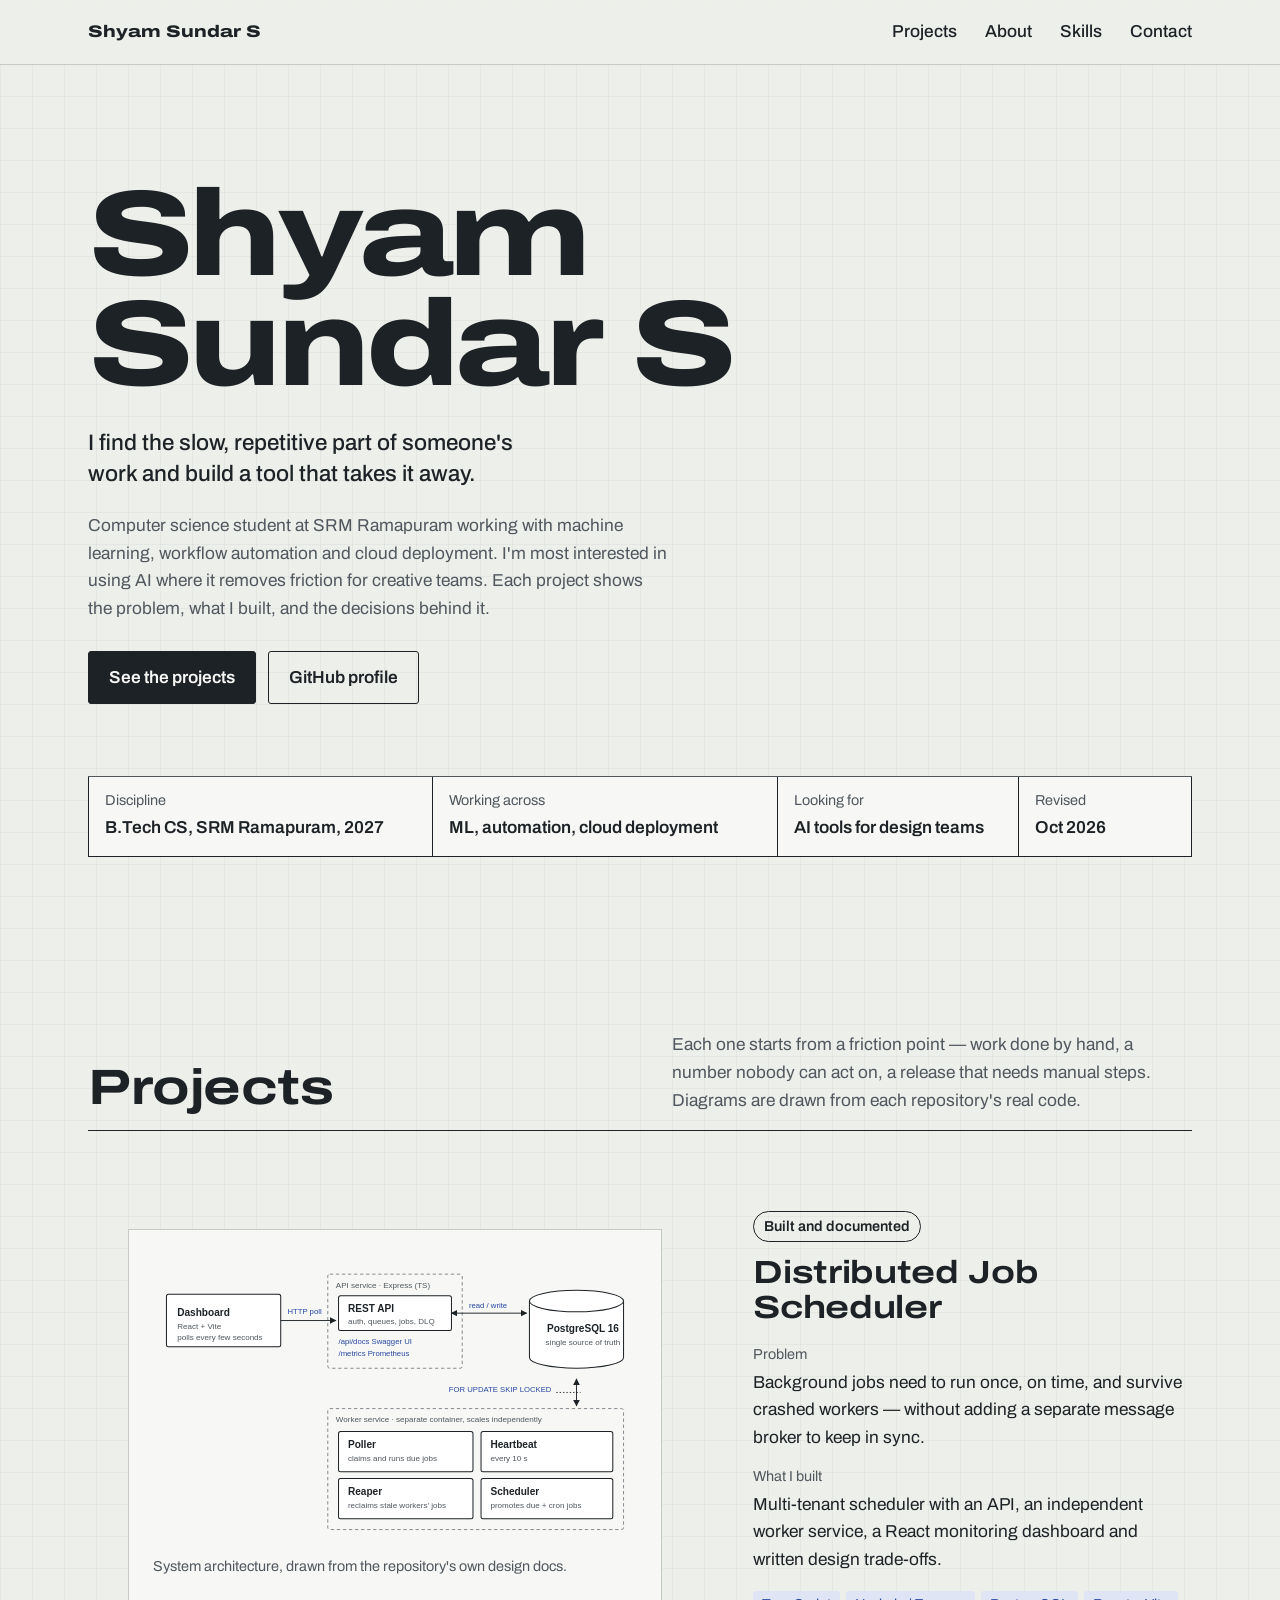
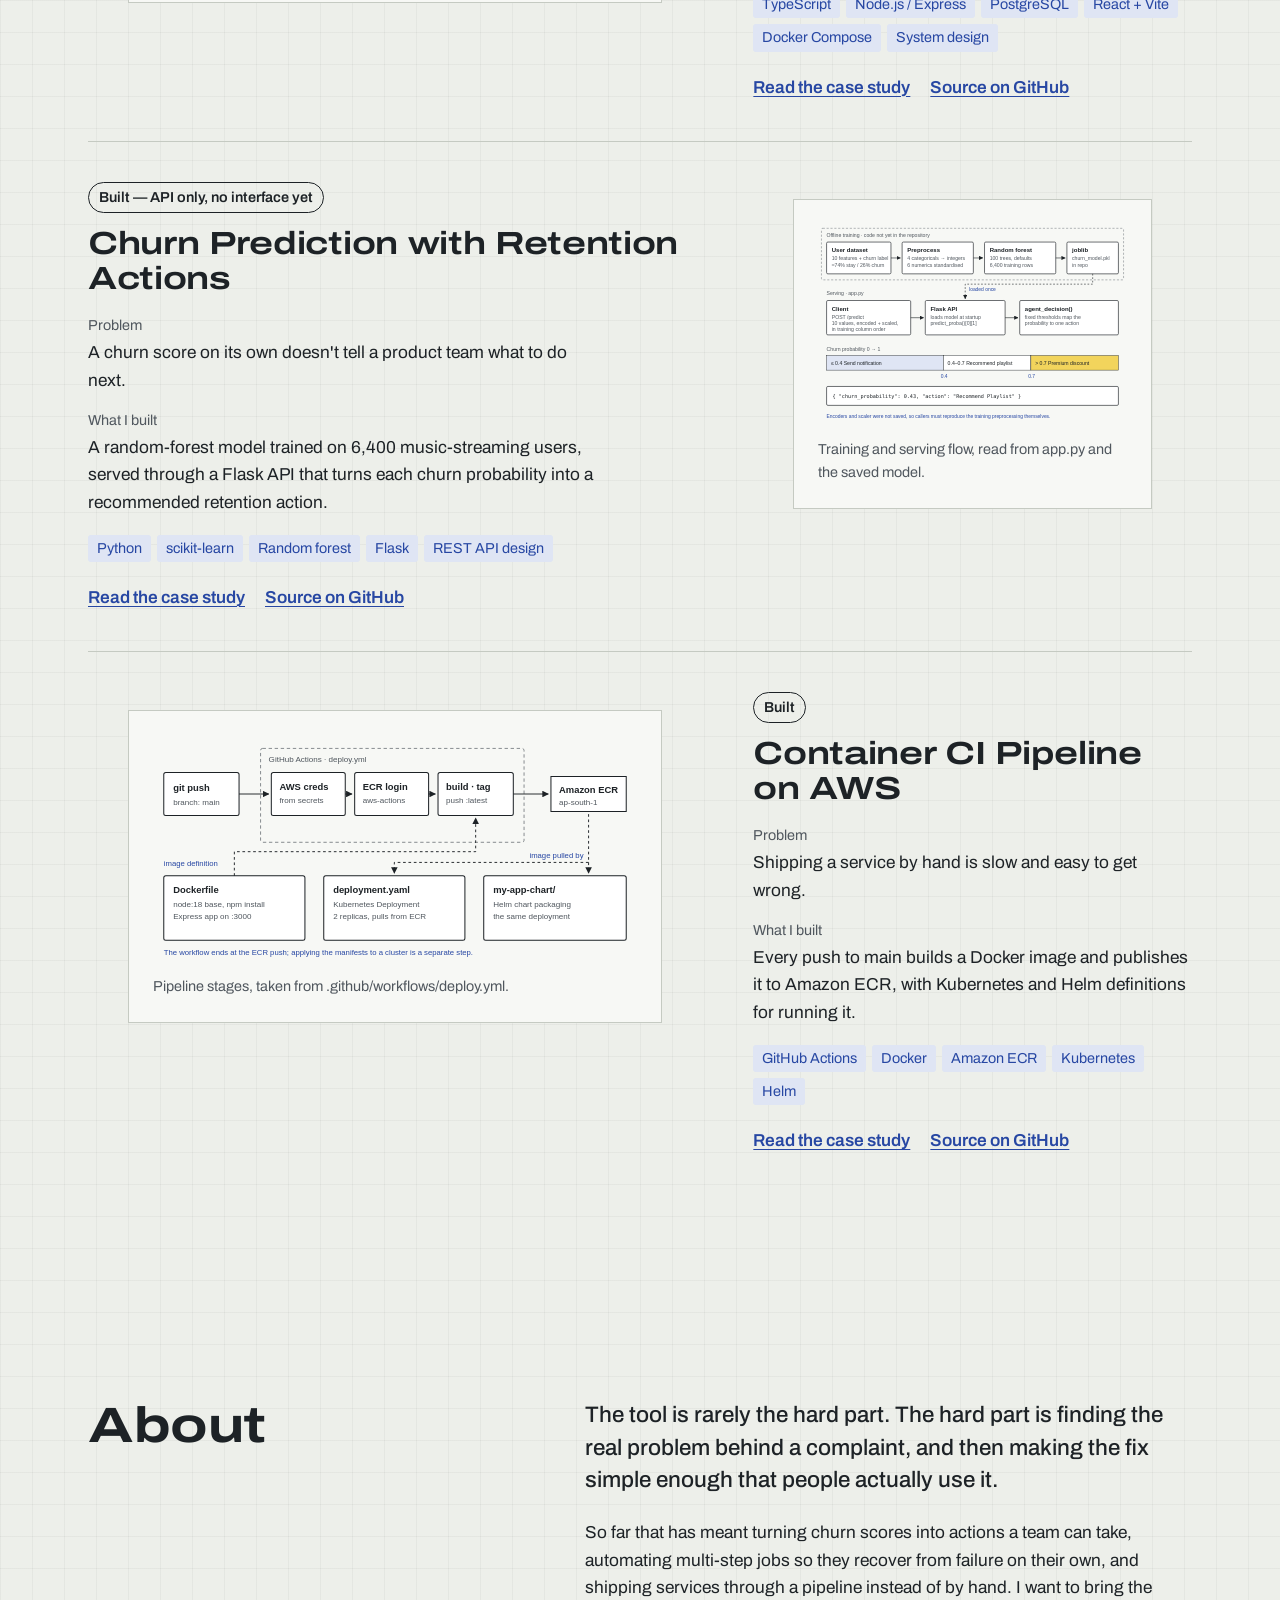
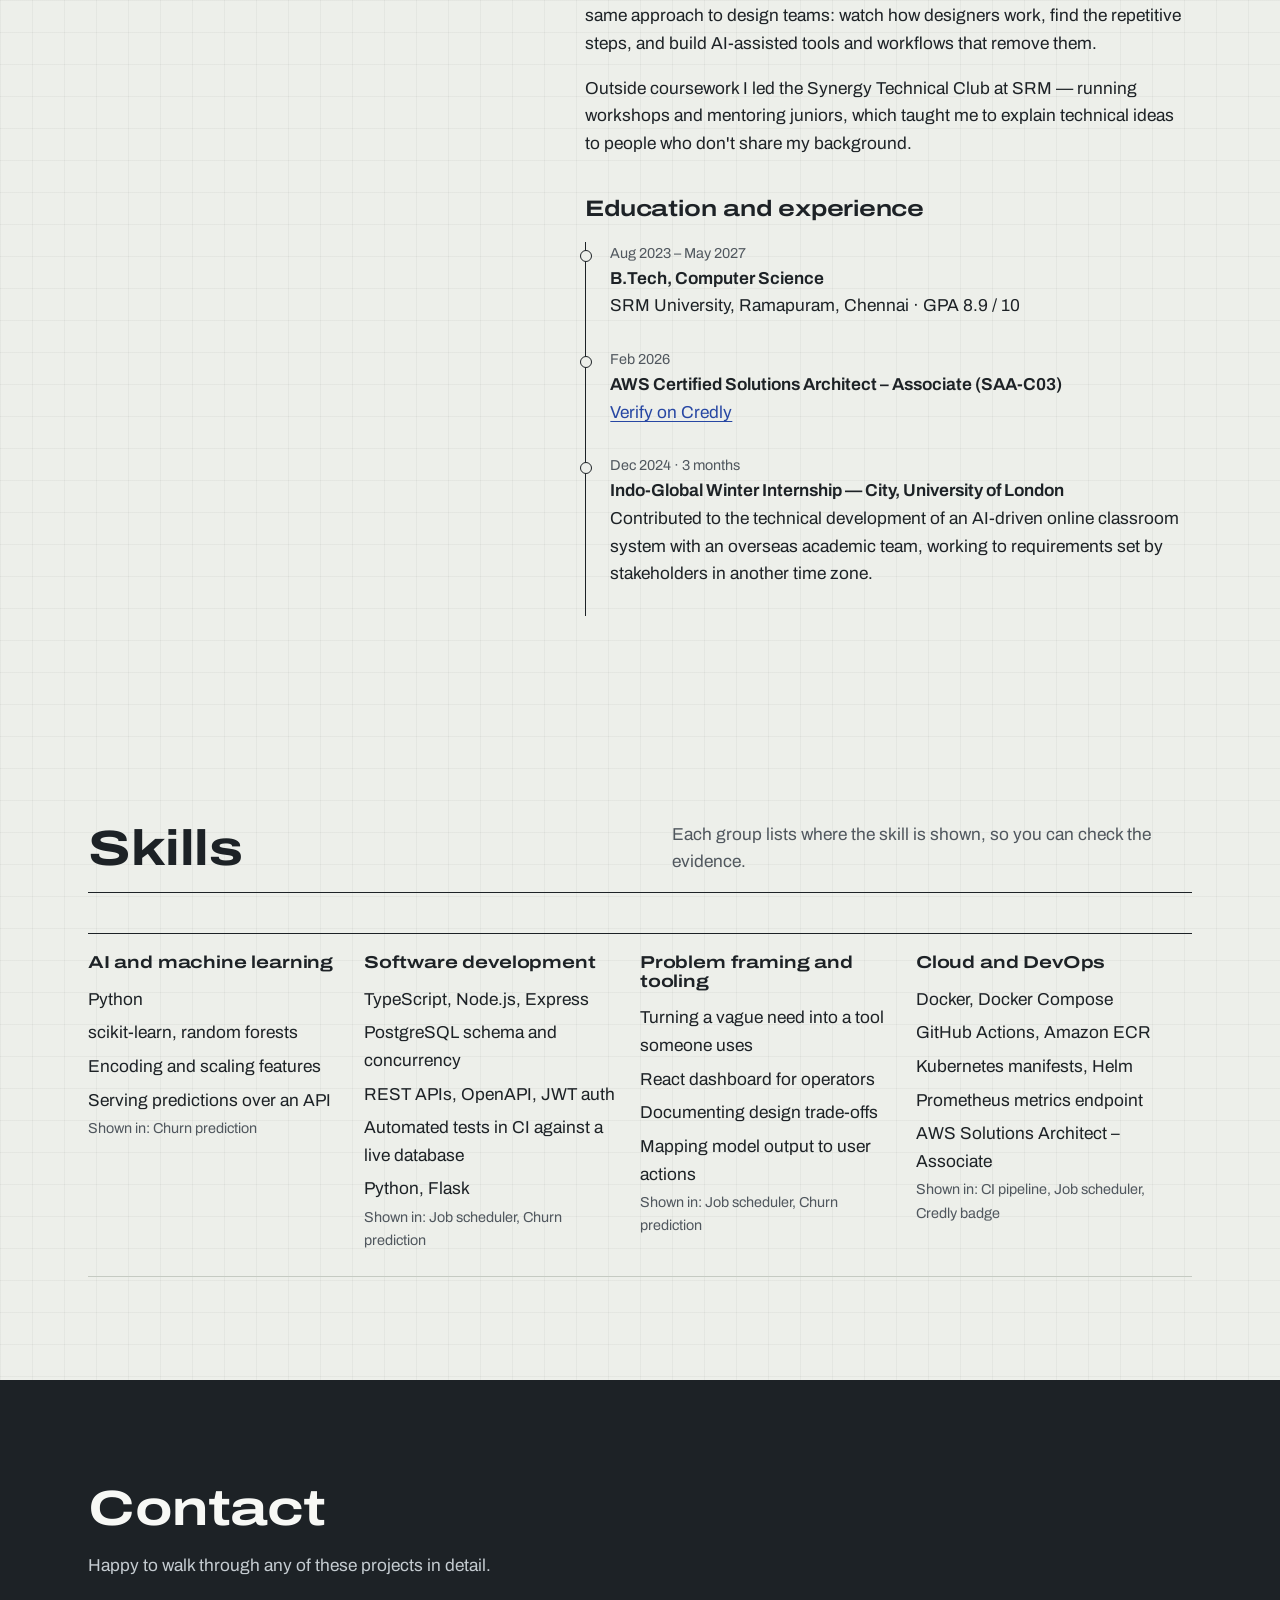
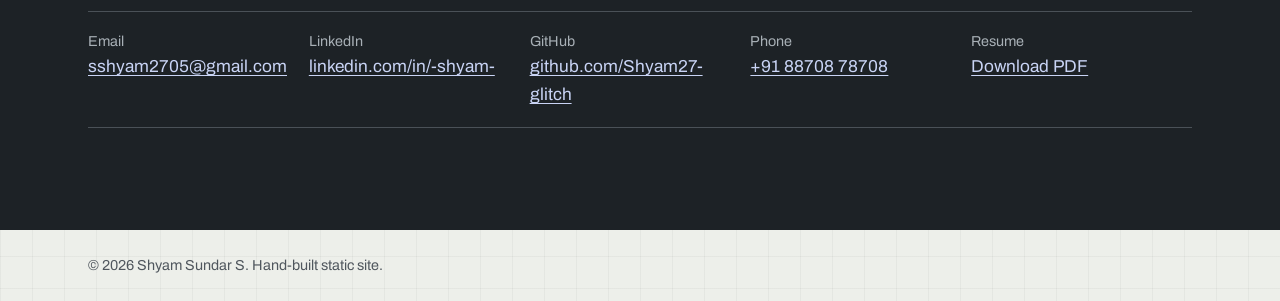
<file: index.html>
<!doctype html>
<html lang="en">
<head>
  <meta charset="utf-8">
  <meta name="viewport" content="width=device-width, initial-scale=1">
  <title>Shyam Sundar S — AI tools, automation and the people who use them</title>
  <meta name="description" content="Portfolio of Shyam Sundar S, computer science student: case studies in machine learning, workflow automation and deploying tools people can actually use.">
  <meta property="og:title" content="Shyam Sundar S — Portfolio">
  <meta property="og:description" content="Case studies in machine learning, workflow automation and deployment.">
  <meta property="og:type" content="website">
  <meta name="theme-color" content="#edefea">
  <link rel="icon" href="assets/img/favicon.svg" type="image/svg+xml">
  <link rel="preconnect" href="https://fonts.googleapis.com">
  <link rel="preconnect" href="https://fonts.gstatic.com" crossorigin>
  <link href="https://fonts.googleapis.com/css2?family=Archivo:wdth,wght@62..125,100..900&display=swap" rel="stylesheet">
  <link rel="stylesheet" href="assets/css/style.css">
</head>
<body>
  <a class="skip" href="#main">Skip to content</a>

  <header class="site-header">
    <nav class="wrap" aria-label="Main">
      <a class="brand" href="#top">Shyam Sundar S</a>
      <button class="menu-btn" aria-expanded="false" aria-controls="nav-list">Menu</button>
      <ul class="nav-list" id="nav-list">
        <li><a href="#projects">Projects</a></li>
        <li><a href="#about">About</a></li>
        <li><a href="#skills">Skills</a></li>
        <li><a href="#contact">Contact</a></li>
      </ul>
    </nav>
  </header>

  <main id="main">
    <div class="wrap hero" id="top">
      <h1 class="hero-name">Shyam<br>Sundar S</h1>
      <p class="hero-lede">I find the slow, repetitive part of someone's work and build a tool that takes it away.</p>
      <p class="hero-intro">Computer science student at SRM Ramapuram working with machine learning, workflow automation and cloud deployment. I'm most interested in using AI where it removes friction for creative teams. Each project shows the problem, what I built, and the decisions behind it.</p>
      <div class="hero-actions">
        <a class="btn primary" href="#projects">See the projects</a>
        <a class="btn" href="https://github.com/Shyam27-glitch" target="_blank" rel="noopener">GitHub profile</a>
      </div>

      <div class="title-block" role="group" aria-label="Summary">
        <div><span class="tb-key">Discipline</span><span class="tb-val">B.Tech CS, SRM Ramapuram, 2027</span></div>
        <div><span class="tb-key">Working across</span><span class="tb-val">ML, automation, cloud deployment</span></div>
        <div><span class="tb-key">Looking for</span><span class="tb-val">AI tools for design teams</span></div>
        <div><span class="tb-key">Revised</span><span class="tb-val">Oct 2026</span></div>
      </div>
    </div>

    <section id="projects" aria-labelledby="projects-h">
      <div class="wrap">
        <div class="section-head">
          <h2 id="projects-h">Projects</h2>
          <p>Each one starts from a friction point — work done by hand, a number nobody can act on, a release that needs manual steps. Diagrams are drawn from each repository's real code.</p>
        </div>
        <div id="project-list"></div>
        <noscript><p>Project cards need JavaScript. Case studies: <a href="work/job-scheduler.html">Job scheduler</a>, <a href="work/churn-prediction.html">Churn prediction</a>, <a href="work/aws-cicd-pipeline.html">CI pipeline</a>.</p></noscript>
      </div>
    </section>

    <section id="about" aria-labelledby="about-h">
      <div class="wrap two-col">
        <h2 id="about-h">About</h2>
        <div>
          <p class="lead">The tool is rarely the hard part. The hard part is finding the real problem behind a complaint, and then making the fix simple enough that people actually use it.</p>
          <p>So far that has meant turning churn scores into actions a team can take, automating multi-step jobs so they recover from failure on their own, and shipping services through a pipeline instead of by hand. I want to bring the same approach to design teams: watch how designers work, find the repetitive steps, and build AI-assisted tools and workflows that remove them.</p>
          <p>Outside coursework I led the Synergy Technical Club at SRM — running workshops and mentoring juniors, which taught me to explain technical ideas to people who don't share my background.</p>

          <h3 style="font-size:var(--step-1);margin:40px 0 20px">Education and experience</h3>
          <ol class="timeline">
            <li>
              <div class="when">Aug 2023 – May 2027</div>
              <div class="what">B.Tech, Computer Science</div>
              <div>SRM University, Ramapuram, Chennai · GPA 8.9 / 10</div>
            </li>
            <li>
              <div class="when">Feb 2026</div>
              <div class="what">AWS Certified Solutions Architect – Associate (SAA-C03)</div>
              <div><a href="https://www.credly.com/badges/1c203ec8-a6f3-4bd0-a9fa-b31a62d25803/public_url" target="_blank" rel="noopener">Verify on Credly</a></div>
            </li>
            <li>
              <div class="when">Dec 2024 · 3 months</div>
              <div class="what">Indo-Global Winter Internship — City, University of London</div>
              <div>Contributed to the technical development of an AI-driven online classroom system with an overseas academic team, working to requirements set by stakeholders in another time zone.</div>
            </li>
          </ol>
        </div>
      </div>
    </section>

    <section id="skills" aria-labelledby="skills-h">
      <div class="wrap">
        <div class="section-head">
          <h2 id="skills-h">Skills</h2>
          <p>Each group lists where the skill is shown, so you can check the evidence.</p>
        </div>
        <div class="skills">
          <div class="skill-group">
            <h3>AI and machine learning</h3>
            <ul>
              <li>Python</li>
              <li>scikit-learn, random forests</li>
              <li>Encoding and scaling features</li>
              <li>Serving predictions over an API</li>
            </ul>
            <span class="src">Shown in: Churn prediction</span>
          </div>
          <div class="skill-group">
            <h3>Software development</h3>
            <ul>
              <li>TypeScript, Node.js, Express</li>
              <li>PostgreSQL schema and concurrency</li>
              <li>REST APIs, OpenAPI, JWT auth</li>
              <li>Automated tests in CI against a live database</li>
              <li>Python, Flask</li>
            </ul>
            <span class="src">Shown in: Job scheduler, Churn prediction</span>
          </div>
          <div class="skill-group">
            <h3>Problem framing and tooling</h3>
            <ul>
              <li>Turning a vague need into a tool someone uses</li>
              <li>React dashboard for operators</li>
              <li>Documenting design trade-offs</li>
              <li>Mapping model output to user actions</li>
            </ul>
            <span class="src">Shown in: Job scheduler, Churn prediction</span>
          </div>
          <div class="skill-group">
            <h3>Cloud and DevOps</h3>
            <ul>
              <li>Docker, Docker Compose</li>
              <li>GitHub Actions, Amazon ECR</li>
              <li>Kubernetes manifests, Helm</li>
              <li>Prometheus metrics endpoint</li>
              <li>AWS Solutions Architect – Associate</li>
            </ul>
            <span class="src">Shown in: CI pipeline, Job scheduler, Credly badge</span>
          </div>
        </div>
      </div>
    </section>

    <section id="contact" class="contact" aria-labelledby="contact-h">
      <div class="wrap">
        <h2 id="contact-h">Contact</h2>
        <p style="color:#c5ccd1;margin-top:16px">Happy to walk through any of these projects in detail.</p>
        <ul class="contact-list">
          <li><span class="tb-key">Email</span><a href="mailto:sshyam2705@gmail.com">sshyam2705@gmail.com</a></li>
          <li><span class="tb-key">LinkedIn</span><a href="https://www.linkedin.com/in/-shyam-/" target="_blank" rel="noopener">linkedin.com/in/-shyam-</a></li>
          <li><span class="tb-key">GitHub</span><a href="https://github.com/Shyam27-glitch" target="_blank" rel="noopener">github.com/Shyam27-glitch</a></li>
          <li><span class="tb-key">Phone</span><a href="tel:+918870878708">+91 88708 78708</a></li>
          <li><span class="tb-key">Resume</span><a href="resume.pdf" target="_blank" rel="noopener">Download PDF</a></li>
        </ul>
      </div>
    </section>
  </main>

  <footer class="site-footer">
    <div class="wrap">© <span id="year">2026</span> Shyam Sundar S. Hand-built static site.</div>
  </footer>

  <script src="assets/js/projects.js"></script>
  <script src="assets/js/main.js"></script>
</body>
</html>
</file>
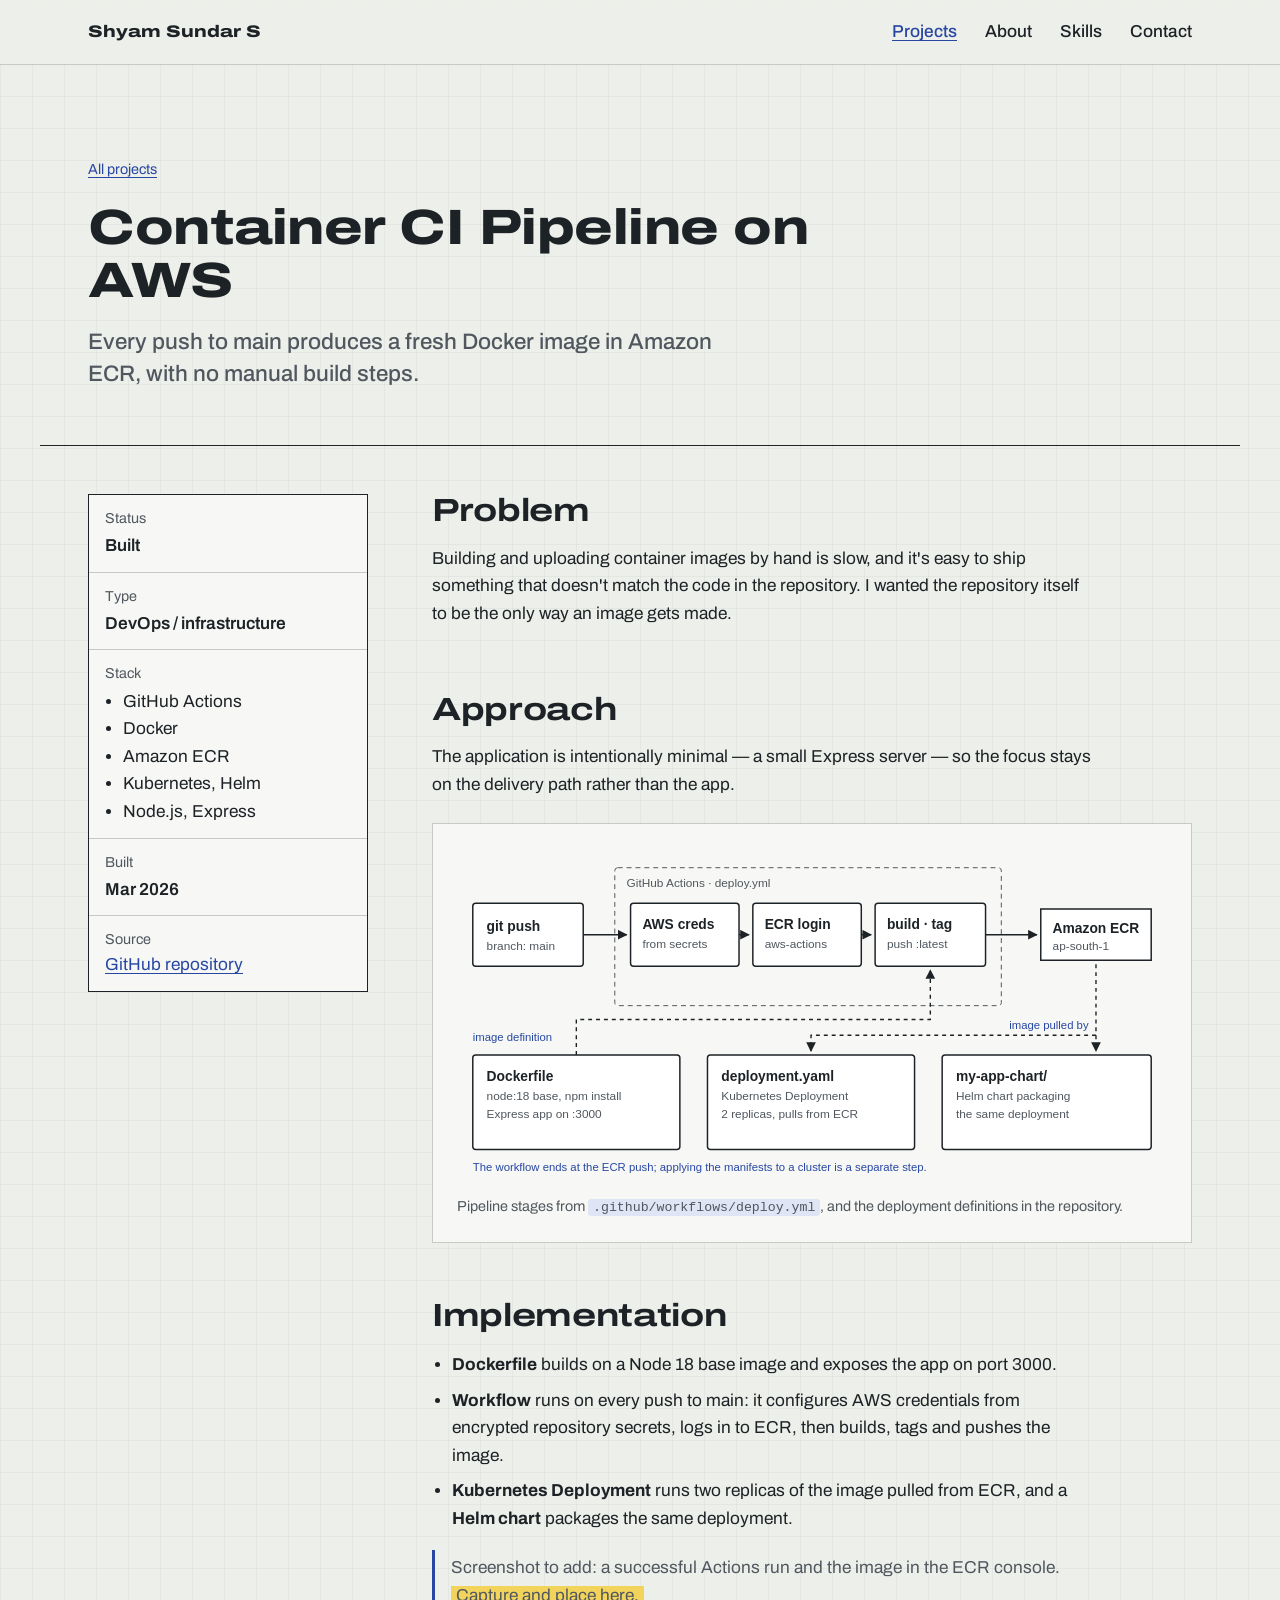
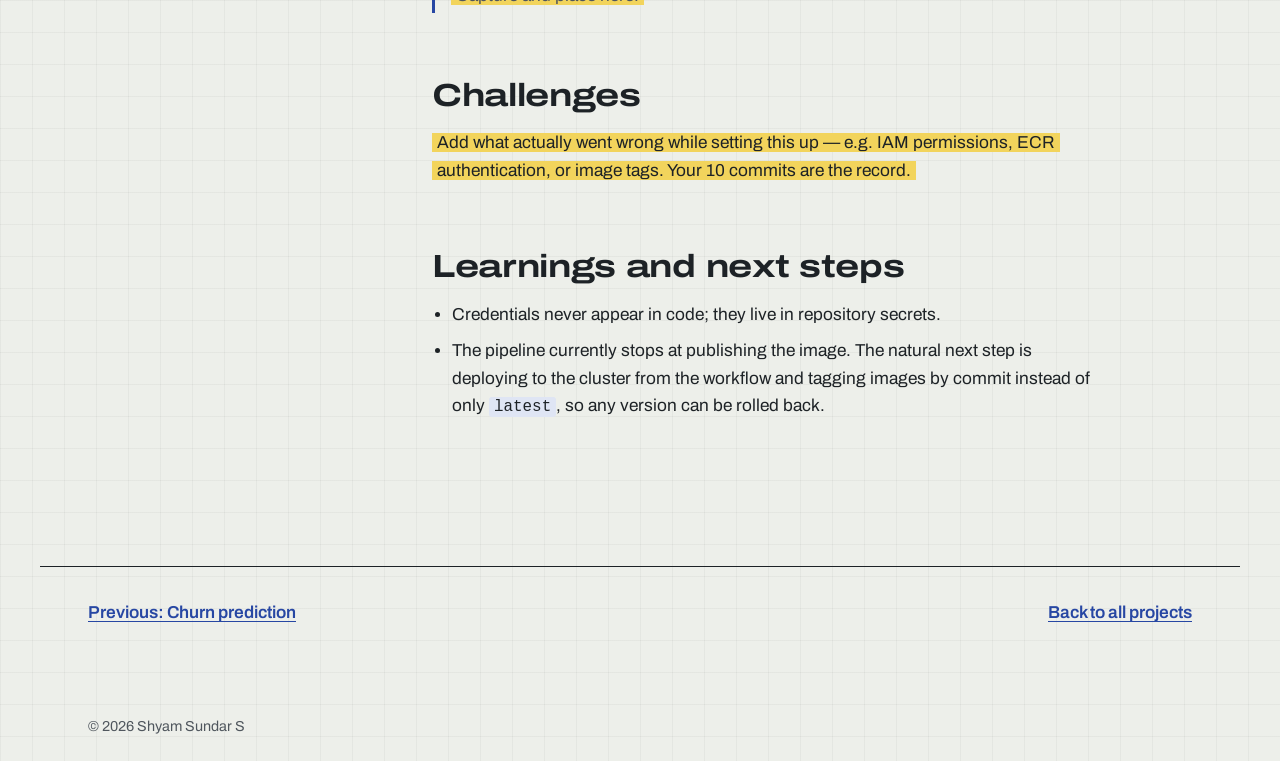
<file: work/aws-cicd-pipeline.html>
<!doctype html>
<html lang="en">
<head>
  <meta charset="utf-8">
  <meta name="viewport" content="width=device-width, initial-scale=1">
  <title>Container CI Pipeline on AWS — Shyam Sundar S</title>
  <meta name="description" content="Case study: a GitHub Actions pipeline that builds a Docker image on every push and publishes it to Amazon ECR, with Kubernetes and Helm definitions.">
  <link rel="icon" href="../assets/img/favicon.svg" type="image/svg+xml">
  <link rel="preconnect" href="https://fonts.googleapis.com">
  <link rel="preconnect" href="https://fonts.gstatic.com" crossorigin>
  <link href="https://fonts.googleapis.com/css2?family=Archivo:wdth,wght@62..125,100..900&display=swap" rel="stylesheet">
  <link rel="stylesheet" href="../assets/css/style.css">
</head>
<body>
  <a class="skip" href="#main">Skip to content</a>
  <header class="site-header">
    <nav class="wrap" aria-label="Main">
      <a class="brand" href="../index.html">Shyam Sundar S</a>
      <button class="menu-btn" aria-expanded="false" aria-controls="nav-list">Menu</button>
      <ul class="nav-list" id="nav-list">
        <li><a href="../index.html#projects" aria-current="page">Projects</a></li>
        <li><a href="../index.html#about">About</a></li>
        <li><a href="../index.html#skills">Skills</a></li>
        <li><a href="../index.html#contact">Contact</a></li>
      </ul>
    </nav>
  </header>

  <main id="main">
    <div class="wrap cs-hero">
      <a class="crumb" href="../index.html#projects">All projects</a>
      <h1>Container CI Pipeline on AWS</h1>
      <p class="lead">Every push to main produces a fresh Docker image in Amazon ECR, with no manual build steps.</p>
    </div>

    <div class="wrap cs-layout">
      <aside class="spec" aria-label="Project facts">
        <div><span class="tb-key">Status</span><span class="tb-val">Built</span></div>
        <div><span class="tb-key">Type</span><span class="tb-val">DevOps / infrastructure</span></div>
        <div><span class="tb-key">Stack</span>
          <ul><li>GitHub Actions</li><li>Docker</li><li>Amazon ECR</li><li>Kubernetes, Helm</li><li>Node.js, Express</li></ul></div>
        <div><span class="tb-key">Built</span><span class="tb-val">Mar 2026</span></div>
        <div><span class="tb-key">Source</span><a href="https://github.com/Shyam27-glitch/devops-proj1" target="_blank" rel="noopener">GitHub repository</a></div>
      </aside>

      <article class="cs-body">
        <section>
          <h2>Problem</h2>
          <p>Building and uploading container images by hand is slow, and it's easy to ship something that doesn't match the code in the repository. I wanted the repository itself to be the only way an image gets made.</p>
        </section>

        <section>
          <h2>Approach</h2>
          <p>The application is intentionally minimal — a small Express server — so the focus stays on the delivery path rather than the app.</p>
          <figure>
            <img src="../assets/img/cicd-pipeline.svg" alt="git push to main triggers GitHub Actions: configure AWS credentials, log in to ECR, build, tag and push the image to Amazon ECR in ap-south-1. Kubernetes deployment and Helm chart pull the image." width="720" height="340">
            <figcaption>Pipeline stages from <code>.github/workflows/deploy.yml</code>, and the deployment definitions in the repository.</figcaption>
          </figure>
        </section>

        <section>
          <h2>Implementation</h2>
          <ul>
            <li><strong>Dockerfile</strong> builds on a Node 18 base image and exposes the app on port 3000.</li>
            <li><strong>Workflow</strong> runs on every push to main: it configures AWS credentials from encrypted repository secrets, logs in to ECR, then builds, tags and pushes the image.</li>
            <li><strong>Kubernetes Deployment</strong> runs two replicas of the image pulled from ECR, and a <strong>Helm chart</strong> packages the same deployment.</li>
          </ul>
          <p class="note">Screenshot to add: a successful Actions run and the image in the ECR console. <span class="todo">Capture and place here.</span></p>
        </section>

        <section>
          <h2>Challenges</h2>
          <p><span class="todo">Add what actually went wrong while setting this up — e.g. IAM permissions, ECR authentication, or image tags. Your 10 commits are the record.</span></p>
        </section>

        <section>
          <h2>Learnings and next steps</h2>
          <ul>
            <li>Credentials never appear in code; they live in repository secrets.</li>
            <li>The pipeline currently stops at publishing the image. The natural next step is deploying to the cluster from the workflow and tagging images by commit instead of only <code>latest</code>, so any version can be rolled back.</li>
          </ul>
        </section>
      </article>
    </div>

    <nav class="wrap cs-next" aria-label="More projects">
      <a href="churn-prediction.html">Previous: Churn prediction</a>
      <a href="../index.html#projects">Back to all projects</a>
    </nav>
  </main>

  <footer class="site-footer"><div class="wrap">© <span id="year">2026</span> Shyam Sundar S</div></footer>
  <script src="../assets/js/main.js"></script>
</body>
</html>
</file>
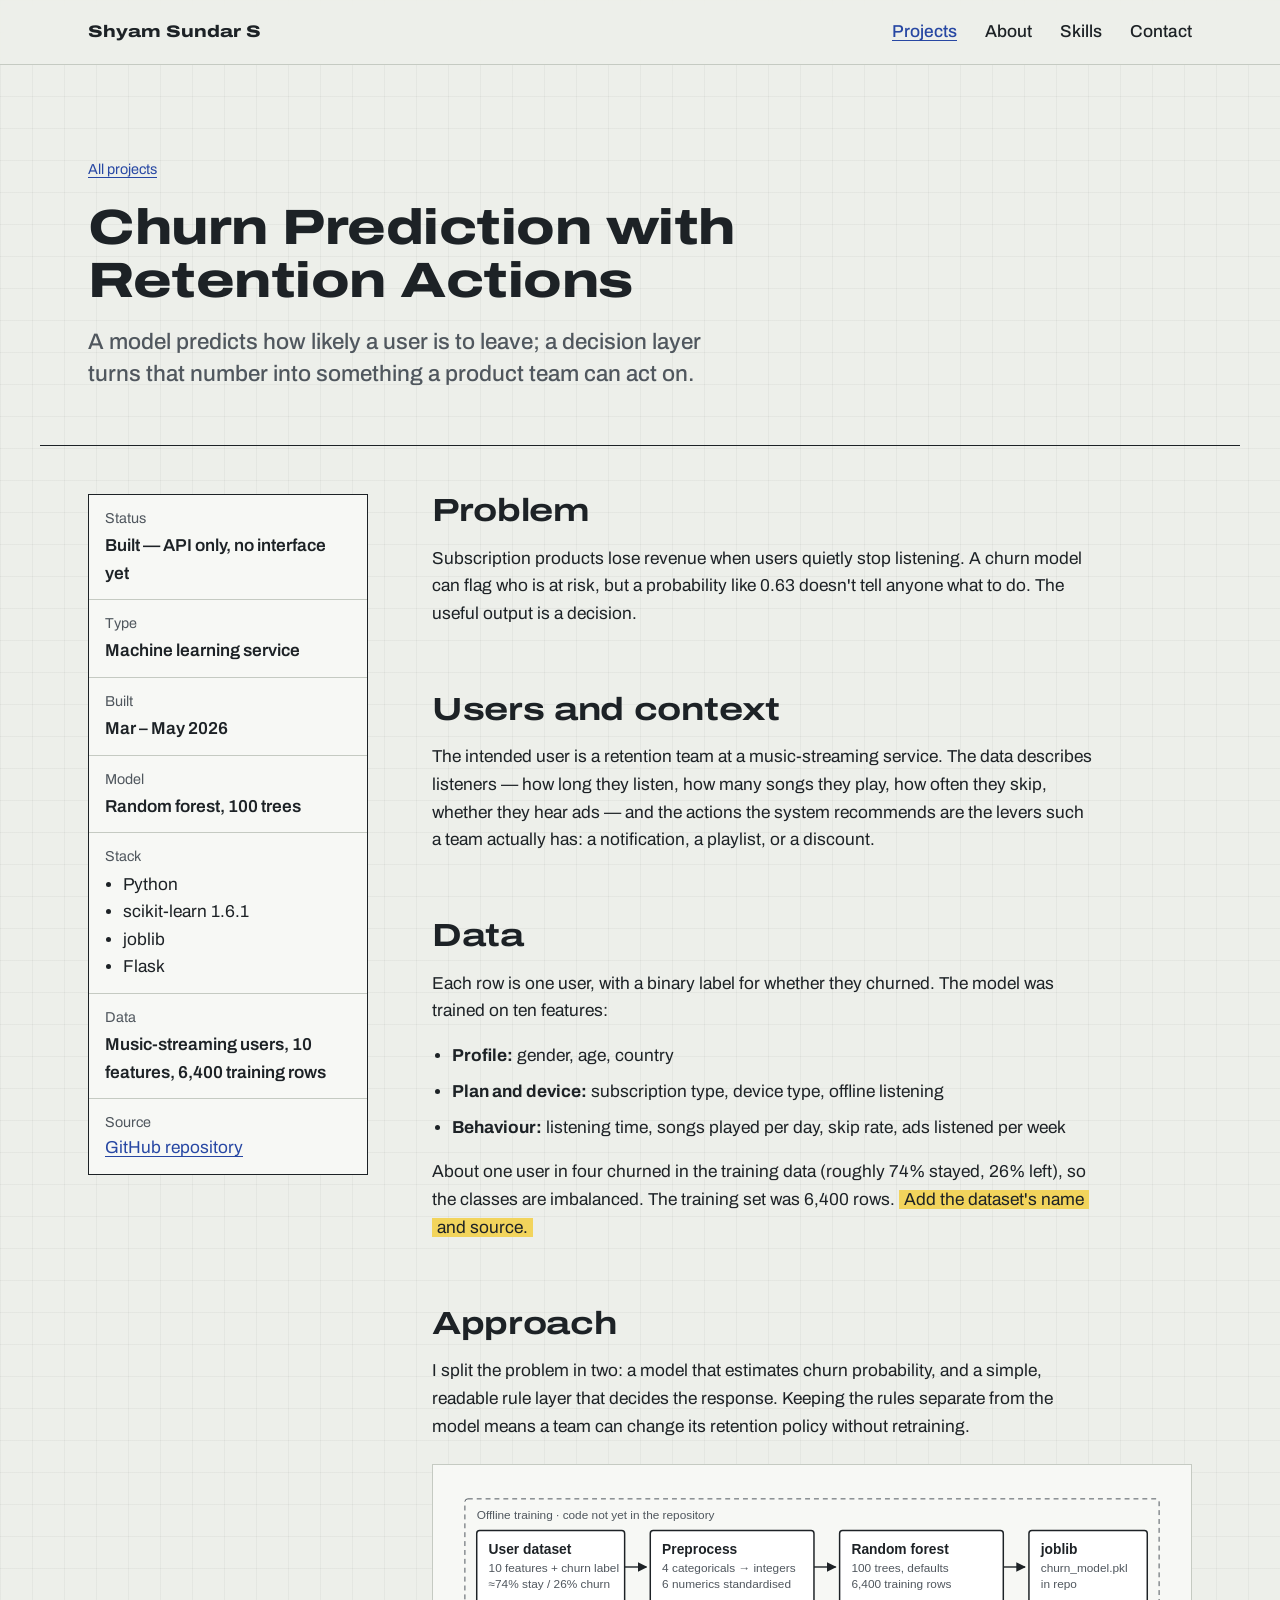
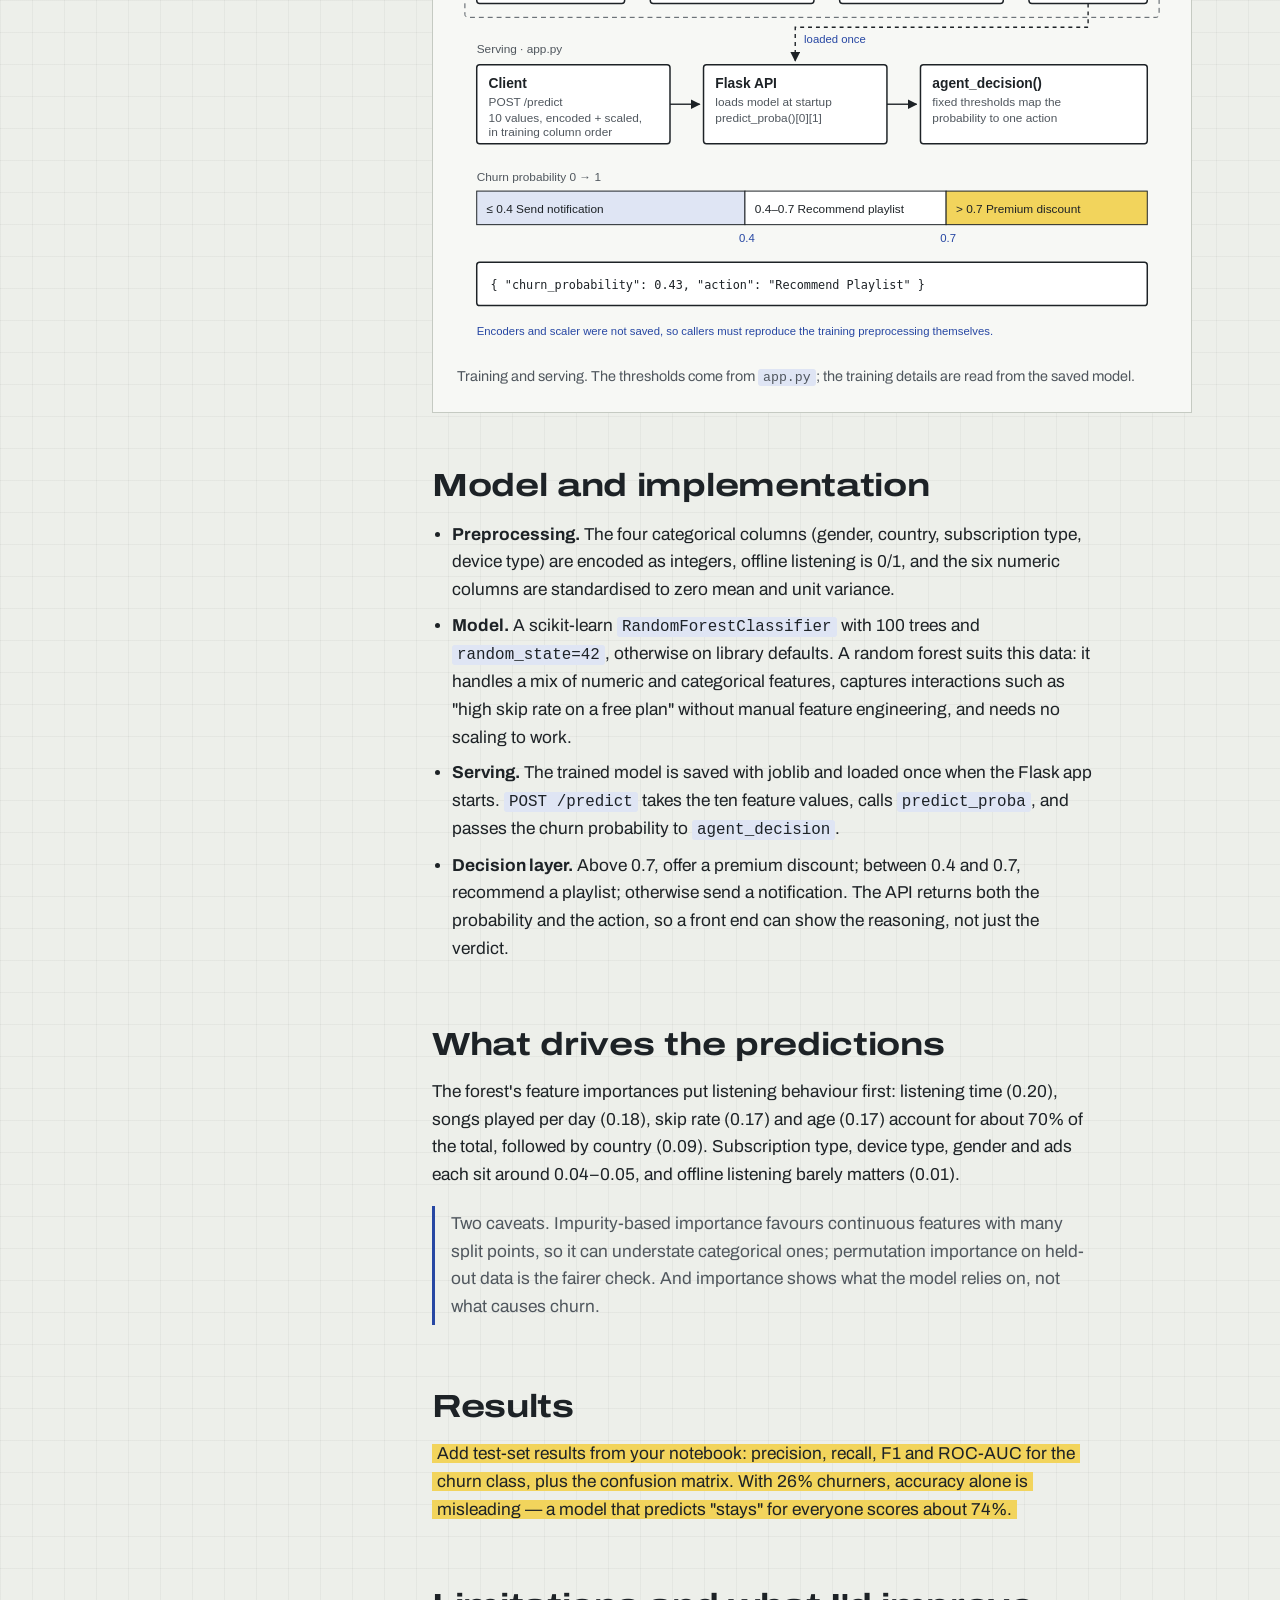
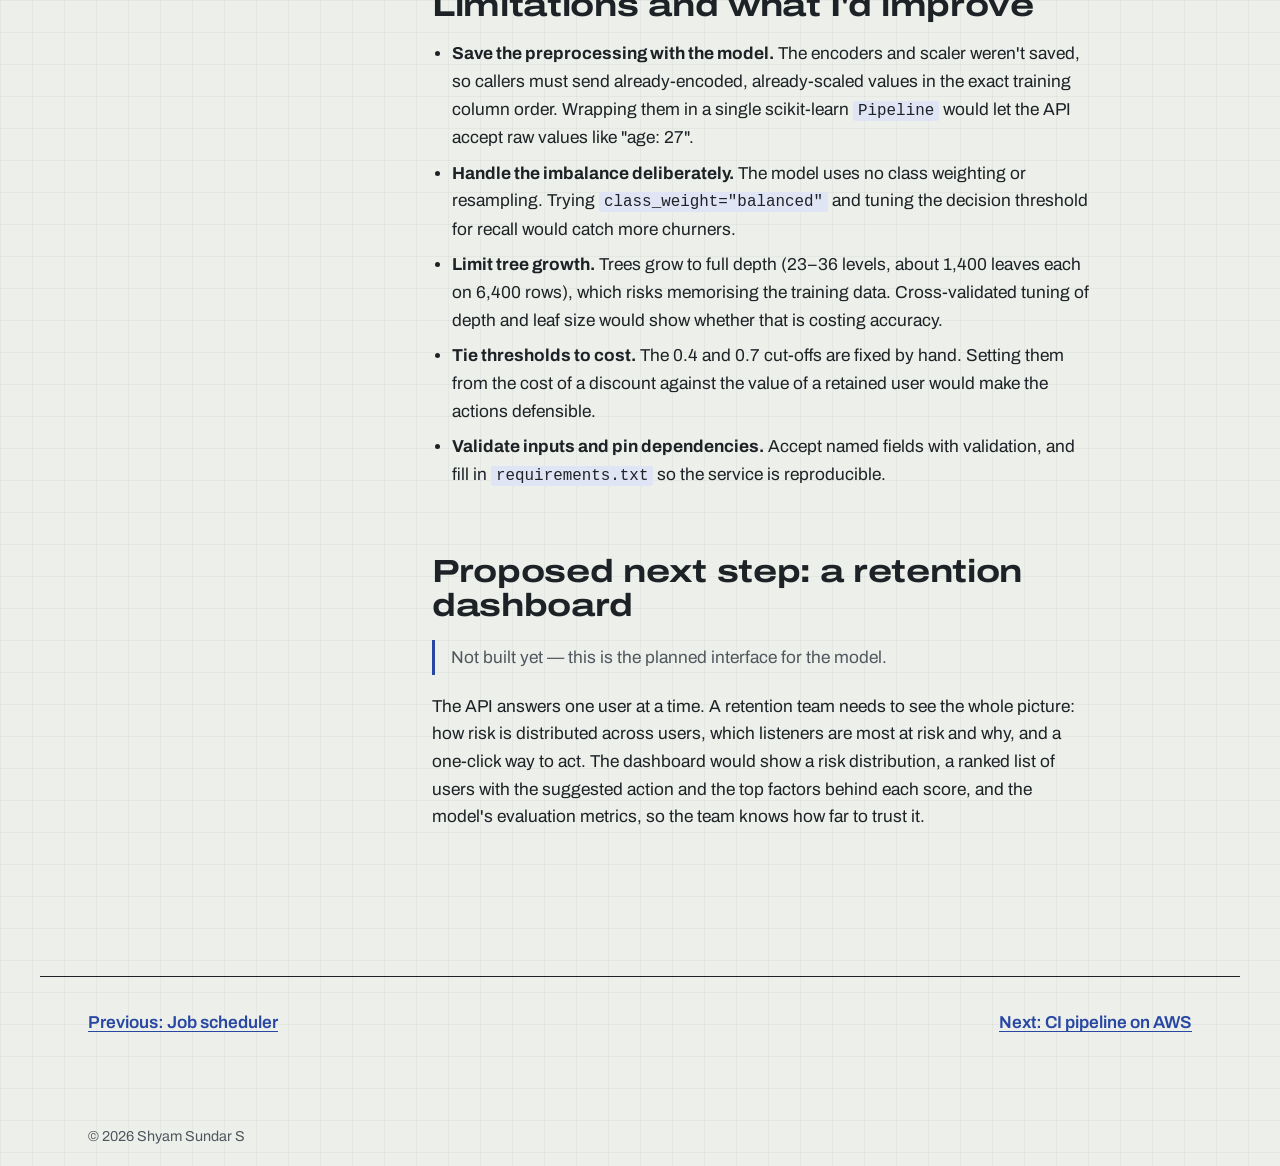
<file: work/churn-prediction.html>
<!doctype html>
<html lang="en">
<head>
  <meta charset="utf-8">
  <meta name="viewport" content="width=device-width, initial-scale=1">
  <title>Churn Prediction with Retention Actions — Shyam Sundar S</title>
  <meta name="description" content="Case study: a churn prediction model served through a Flask API that maps each prediction to a recommended retention action.">
  <link rel="icon" href="../assets/img/favicon.svg" type="image/svg+xml">
  <link rel="preconnect" href="https://fonts.googleapis.com">
  <link rel="preconnect" href="https://fonts.gstatic.com" crossorigin>
  <link href="https://fonts.googleapis.com/css2?family=Archivo:wdth,wght@62..125,100..900&display=swap" rel="stylesheet">
  <link rel="stylesheet" href="../assets/css/style.css">
</head>
<body>
  <a class="skip" href="#main">Skip to content</a>
  <header class="site-header">
    <nav class="wrap" aria-label="Main">
      <a class="brand" href="../index.html">Shyam Sundar S</a>
      <button class="menu-btn" aria-expanded="false" aria-controls="nav-list">Menu</button>
      <ul class="nav-list" id="nav-list">
        <li><a href="../index.html#projects" aria-current="page">Projects</a></li>
        <li><a href="../index.html#about">About</a></li>
        <li><a href="../index.html#skills">Skills</a></li>
        <li><a href="../index.html#contact">Contact</a></li>
      </ul>
    </nav>
  </header>

  <main id="main">
    <div class="wrap cs-hero">
      <a class="crumb" href="../index.html#projects">All projects</a>
      <h1>Churn Prediction with Retention Actions</h1>
      <p class="lead">A model predicts how likely a user is to leave; a decision layer turns that number into something a product team can act on.</p>
    </div>

    <div class="wrap cs-layout">
      <aside class="spec" aria-label="Project facts">
        <div><span class="tb-key">Status</span><span class="tb-val">Built — API only, no interface yet</span></div>
        <div><span class="tb-key">Type</span><span class="tb-val">Machine learning service</span></div>
        <div><span class="tb-key">Built</span><span class="tb-val">Mar – May 2026</span></div>
        <div><span class="tb-key">Model</span><span class="tb-val">Random forest, 100 trees</span></div>
        <div><span class="tb-key">Stack</span>
          <ul><li>Python</li><li>scikit-learn 1.6.1</li><li>joblib</li><li>Flask</li></ul></div>
        <div><span class="tb-key">Data</span><span class="tb-val">Music-streaming users, 10 features, 6,400 training rows</span></div>
        <div><span class="tb-key">Source</span><a href="https://github.com/Shyam27-glitch/Churn_project" target="_blank" rel="noopener">GitHub repository</a></div>
      </aside>

      <article class="cs-body">
        <section>
          <h2>Problem</h2>
          <p>Subscription products lose revenue when users quietly stop listening. A churn model can flag who is at risk, but a probability like 0.63 doesn't tell anyone what to do. The useful output is a decision.</p>
        </section>

        <section>
          <h2>Users and context</h2>
          <p>The intended user is a retention team at a music-streaming service. The data describes listeners — how long they listen, how many songs they play, how often they skip, whether they hear ads — and the actions the system recommends are the levers such a team actually has: a notification, a playlist, or a discount.</p>
        </section>

        <section>
          <h2>Data</h2>
          <p>Each row is one user, with a binary label for whether they churned. The model was trained on ten features:</p>
          <ul>
            <li><strong>Profile:</strong> gender, age, country</li>
            <li><strong>Plan and device:</strong> subscription type, device type, offline listening</li>
            <li><strong>Behaviour:</strong> listening time, songs played per day, skip rate, ads listened per week</li>
          </ul>
          <p>About one user in four churned in the training data (roughly 74% stayed, 26% left), so the classes are imbalanced. The training set was 6,400 rows. <span class="todo">Add the dataset's name and source.</span></p>
        </section>

        <section>
          <h2>Approach</h2>
          <p>I split the problem in two: a model that estimates churn probability, and a simple, readable rule layer that decides the response. Keeping the rules separate from the model means a team can change its retention policy without retraining.</p>
          <figure>
            <img src="../assets/img/churn-flow.svg" alt="Offline: dataset, preprocessing, random forest trained on 6,400 rows, saved as churn_model.pkl. Serving: client posts ten encoded and scaled values to Flask, which returns a probability mapped to notification, playlist or discount." width="720" height="470">
            <figcaption>Training and serving. The thresholds come from <code>app.py</code>; the training details are read from the saved model.</figcaption>
          </figure>
        </section>

        <section>
          <h2>Model and implementation</h2>
          <ul>
            <li><strong>Preprocessing.</strong> The four categorical columns (gender, country, subscription type, device type) are encoded as integers, offline listening is 0/1, and the six numeric columns are standardised to zero mean and unit variance.</li>
            <li><strong>Model.</strong> A scikit-learn <code>RandomForestClassifier</code> with 100 trees and <code>random_state=42</code>, otherwise on library defaults. A random forest suits this data: it handles a mix of numeric and categorical features, captures interactions such as "high skip rate on a free plan" without manual feature engineering, and needs no scaling to work.</li>
            <li><strong>Serving.</strong> The trained model is saved with joblib and loaded once when the Flask app starts. <code>POST /predict</code> takes the ten feature values, calls <code>predict_proba</code>, and passes the churn probability to <code>agent_decision</code>.</li>
            <li><strong>Decision layer.</strong> Above 0.7, offer a premium discount; between 0.4 and 0.7, recommend a playlist; otherwise send a notification. The API returns both the probability and the action, so a front end can show the reasoning, not just the verdict.</li>
          </ul>
        </section>

        <section>
          <h2>What drives the predictions</h2>
          <p>The forest's feature importances put listening behaviour first: listening time (0.20), songs played per day (0.18), skip rate (0.17) and age (0.17) account for about 70% of the total, followed by country (0.09). Subscription type, device type, gender and ads each sit around 0.04–0.05, and offline listening barely matters (0.01).</p>
          <p class="note">Two caveats. Impurity-based importance favours continuous features with many split points, so it can understate categorical ones; permutation importance on held-out data is the fairer check. And importance shows what the model relies on, not what causes churn.</p>
        </section>

        <section>
          <h2>Results</h2>
          <p><span class="todo">Add test-set results from your notebook: precision, recall, F1 and ROC-AUC for the churn class, plus the confusion matrix. With 26% churners, accuracy alone is misleading — a model that predicts "stays" for everyone scores about 74%.</span></p>
        </section>

        <section>
          <h2>Limitations and what I'd improve</h2>
          <ul>
            <li><strong>Save the preprocessing with the model.</strong> The encoders and scaler weren't saved, so callers must send already-encoded, already-scaled values in the exact training column order. Wrapping them in a single scikit-learn <code>Pipeline</code> would let the API accept raw values like "age: 27".</li>
            <li><strong>Handle the imbalance deliberately.</strong> The model uses no class weighting or resampling. Trying <code>class_weight="balanced"</code> and tuning the decision threshold for recall would catch more churners.</li>
            <li><strong>Limit tree growth.</strong> Trees grow to full depth (23–36 levels, about 1,400 leaves each on 6,400 rows), which risks memorising the training data. Cross-validated tuning of depth and leaf size would show whether that is costing accuracy.</li>
            <li><strong>Tie thresholds to cost.</strong> The 0.4 and 0.7 cut-offs are fixed by hand. Setting them from the cost of a discount against the value of a retained user would make the actions defensible.</li>
            <li><strong>Validate inputs and pin dependencies.</strong> Accept named fields with validation, and fill in <code>requirements.txt</code> so the service is reproducible.</li>
          </ul>
        </section>

        <section>
          <h2>Proposed next step: a retention dashboard</h2>
          <p class="note">Not built yet — this is the planned interface for the model.</p>
          <p>The API answers one user at a time. A retention team needs to see the whole picture: how risk is distributed across users, which listeners are most at risk and why, and a one-click way to act. The dashboard would show a risk distribution, a ranked list of users with the suggested action and the top factors behind each score, and the model's evaluation metrics, so the team knows how far to trust it.</p>
        </section>
      </article>
    </div>

    <nav class="wrap cs-next" aria-label="More projects">
      <a href="job-scheduler.html">Previous: Job scheduler</a>
      <a href="aws-cicd-pipeline.html">Next: CI pipeline on AWS</a>
    </nav>
  </main>

  <footer class="site-footer"><div class="wrap">© <span id="year">2026</span> Shyam Sundar S</div></footer>
  <script src="../assets/js/main.js"></script>
</body>
</html>
</file>
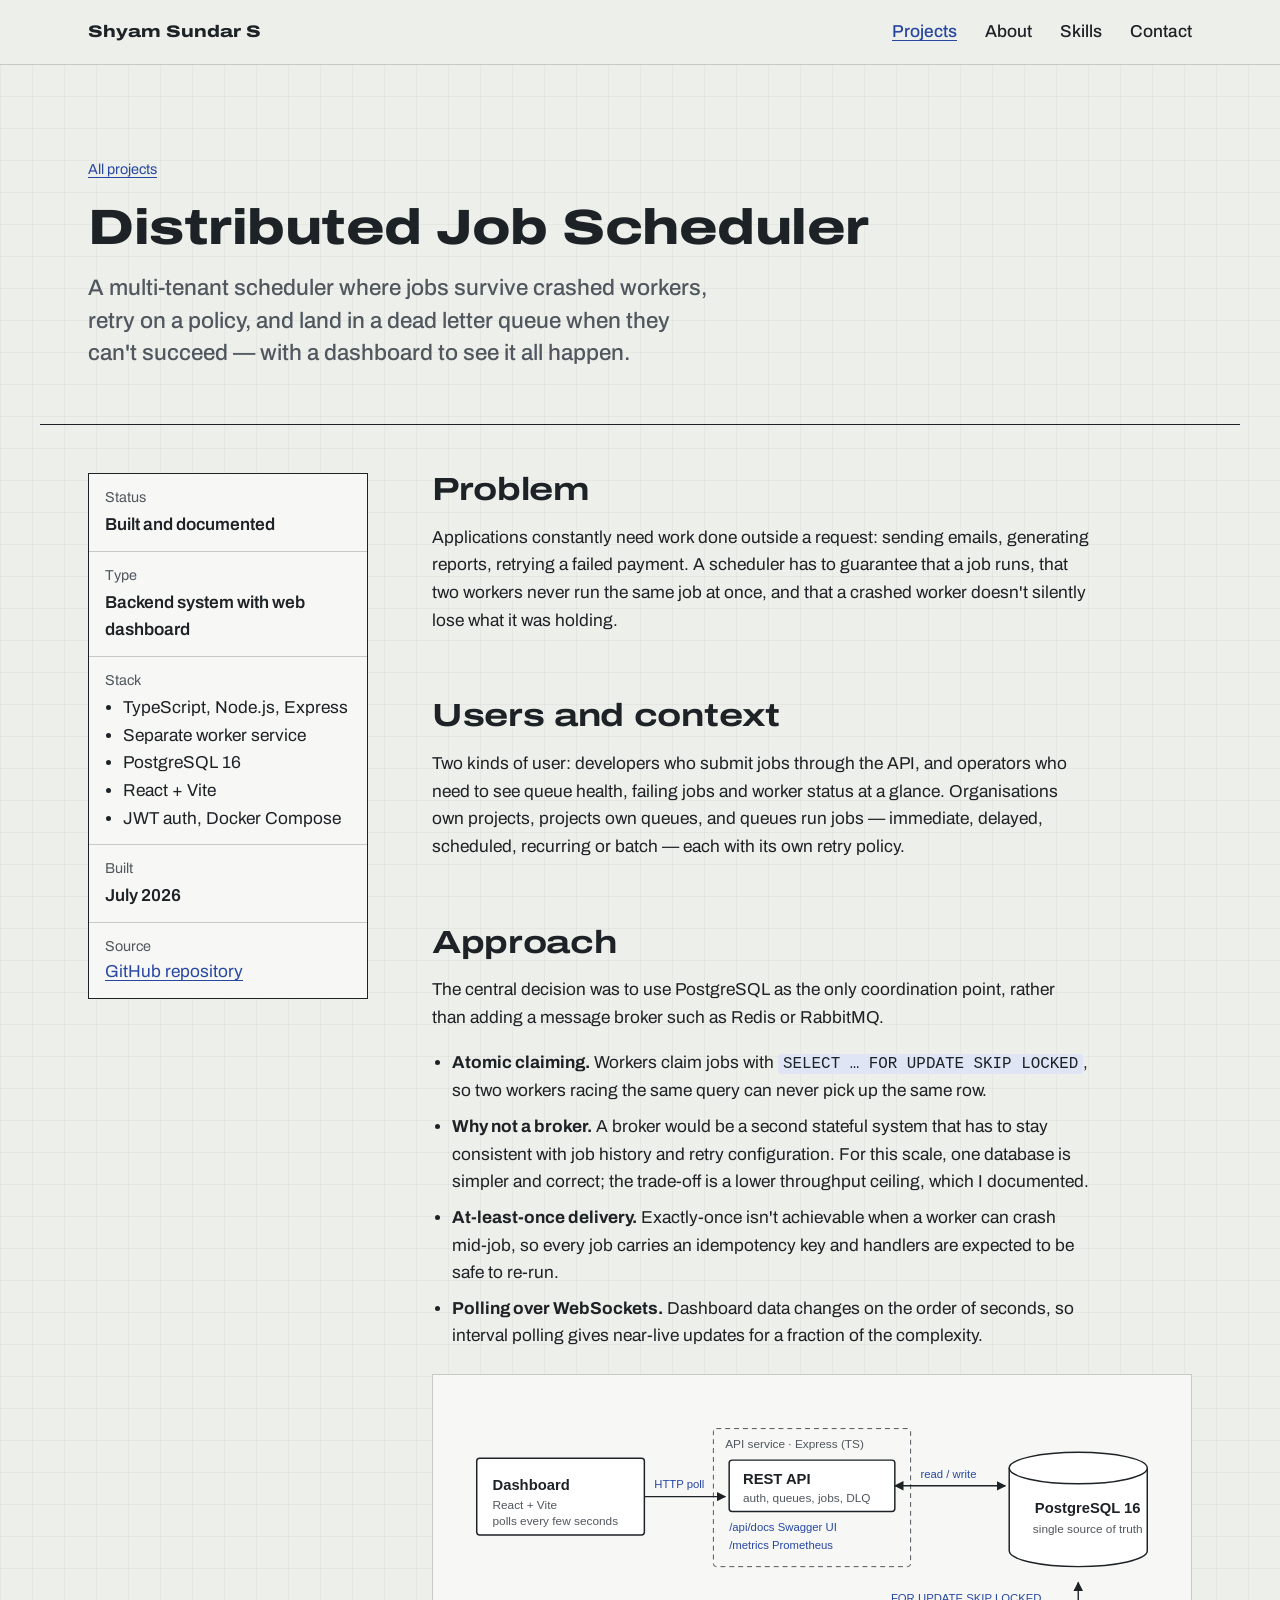
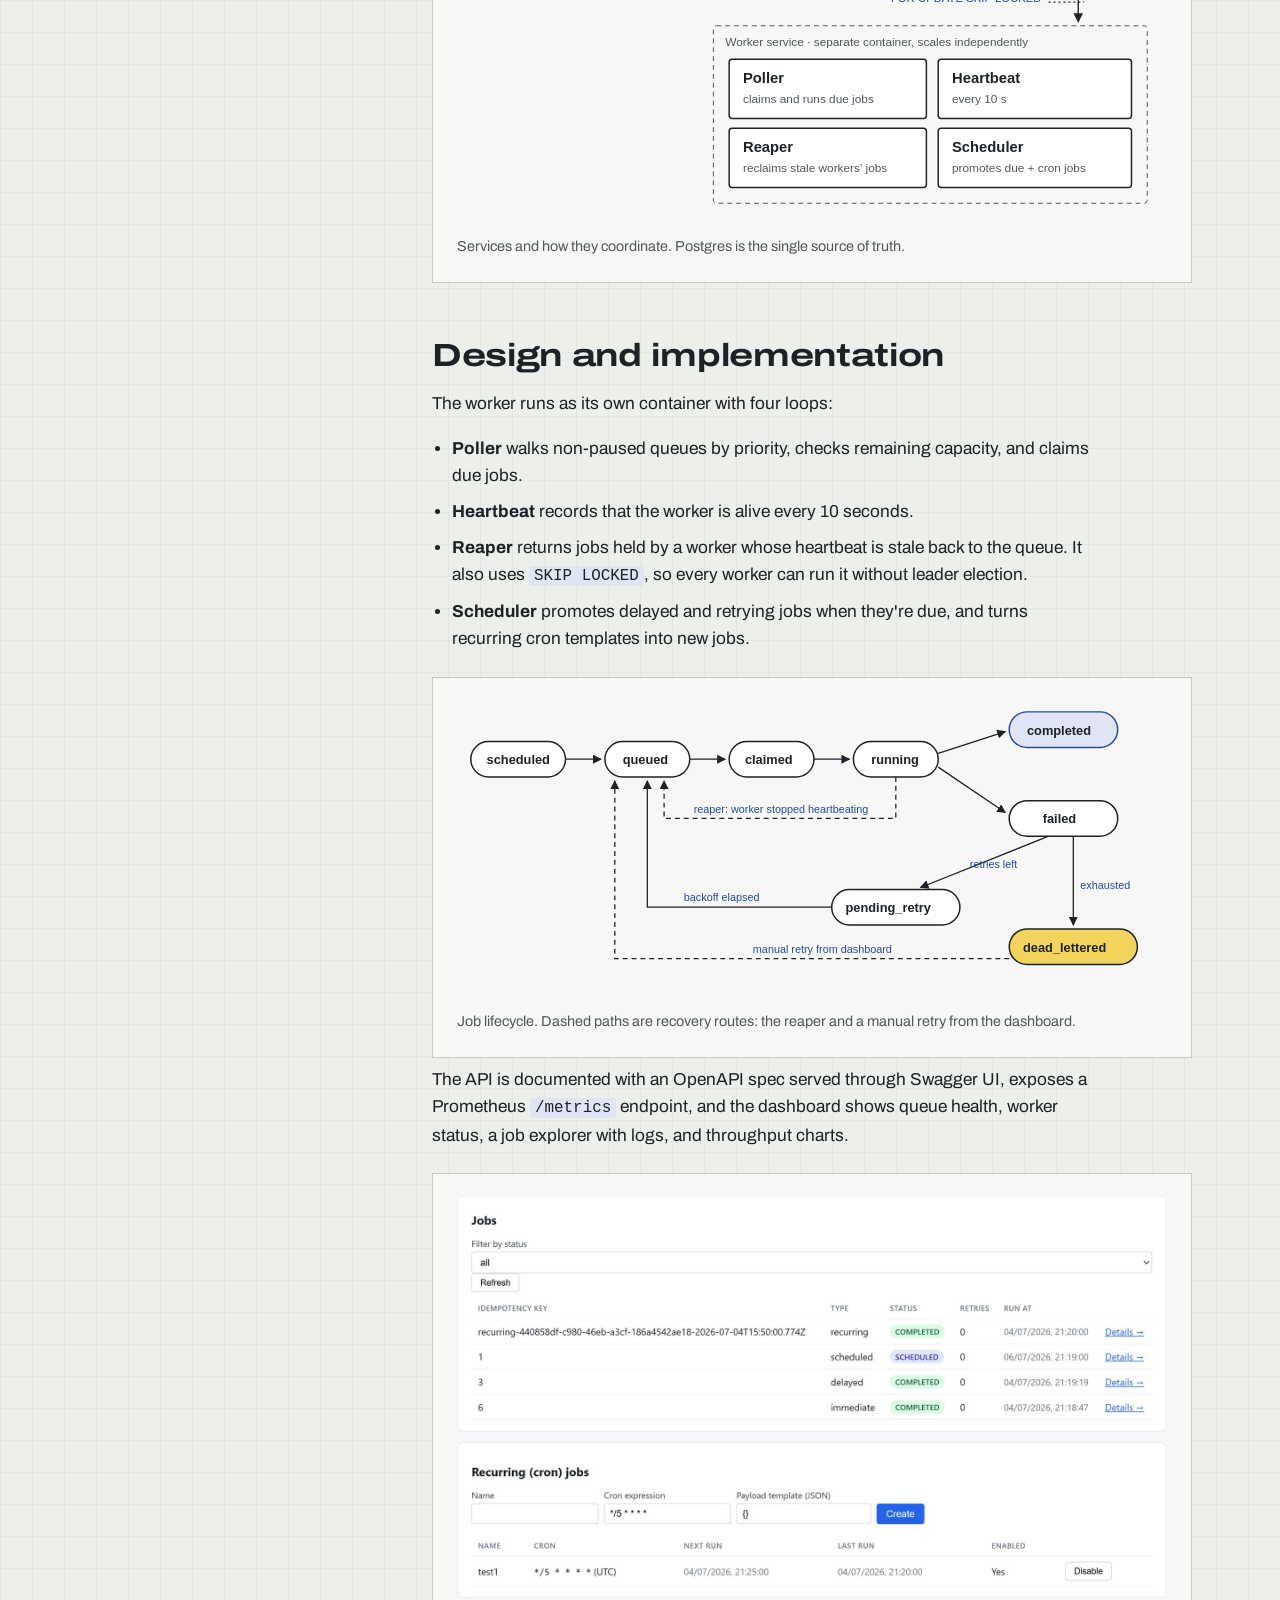
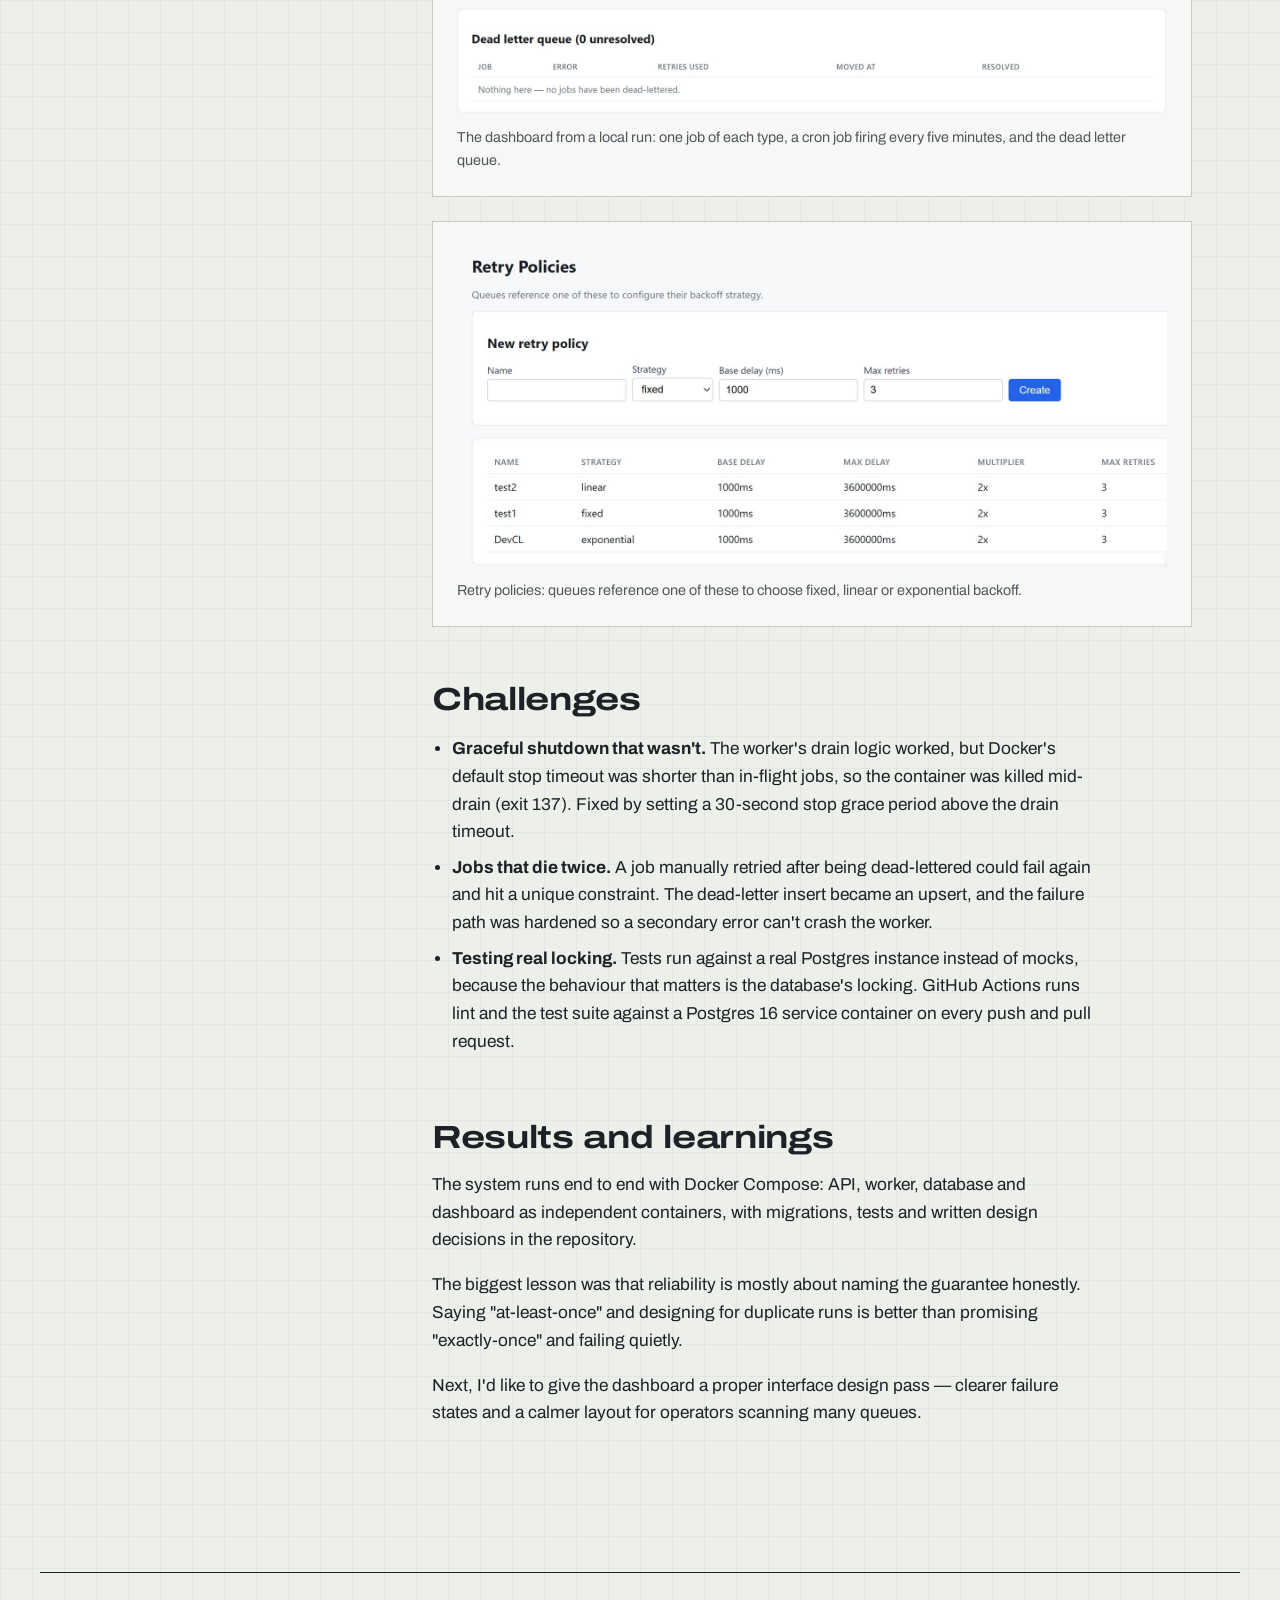
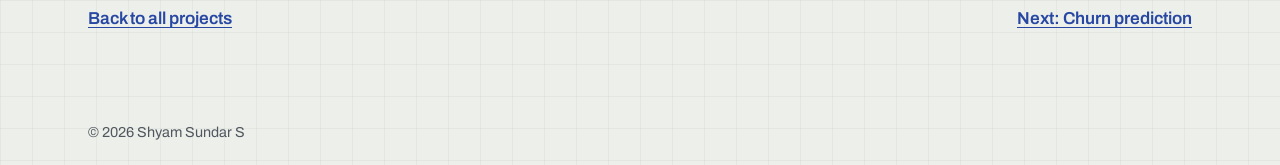
<file: work/job-scheduler.html>
<!doctype html>
<html lang="en">
<head>
  <meta charset="utf-8">
  <meta name="viewport" content="width=device-width, initial-scale=1">
  <title>Distributed Job Scheduler — Shyam Sundar S</title>
  <meta name="description" content="Case study: a multi-tenant job scheduler with atomic worker claiming, heartbeat failure detection, a dead letter queue and a React monitoring dashboard.">
  <link rel="icon" href="../assets/img/favicon.svg" type="image/svg+xml">
  <link rel="preconnect" href="https://fonts.googleapis.com">
  <link rel="preconnect" href="https://fonts.gstatic.com" crossorigin>
  <link href="https://fonts.googleapis.com/css2?family=Archivo:wdth,wght@62..125,100..900&display=swap" rel="stylesheet">
  <link rel="stylesheet" href="../assets/css/style.css">
</head>
<body>
  <a class="skip" href="#main">Skip to content</a>
  <header class="site-header">
    <nav class="wrap" aria-label="Main">
      <a class="brand" href="../index.html">Shyam Sundar S</a>
      <button class="menu-btn" aria-expanded="false" aria-controls="nav-list">Menu</button>
      <ul class="nav-list" id="nav-list">
        <li><a href="../index.html#projects" aria-current="page">Projects</a></li>
        <li><a href="../index.html#about">About</a></li>
        <li><a href="../index.html#skills">Skills</a></li>
        <li><a href="../index.html#contact">Contact</a></li>
      </ul>
    </nav>
  </header>

  <main id="main">
    <div class="wrap cs-hero">
      <a class="crumb" href="../index.html#projects">All projects</a>
      <h1>Distributed Job Scheduler</h1>
      <p class="lead">A multi-tenant scheduler where jobs survive crashed workers, retry on a policy, and land in a dead letter queue when they can't succeed — with a dashboard to see it all happen.</p>
    </div>

    <div class="wrap cs-layout">
      <aside class="spec" aria-label="Project facts">
        <div><span class="tb-key">Status</span><span class="tb-val">Built and documented</span></div>
        <div><span class="tb-key">Type</span><span class="tb-val">Backend system with web dashboard</span></div>
        <div><span class="tb-key">Stack</span>
          <ul><li>TypeScript, Node.js, Express</li><li>Separate worker service</li><li>PostgreSQL 16</li><li>React + Vite</li><li>JWT auth, Docker Compose</li></ul></div>
        <div><span class="tb-key">Built</span><span class="tb-val">July 2026</span></div>
        <div><span class="tb-key">Source</span><a href="https://github.com/Shyam27-glitch/distributed-job-scheduler" target="_blank" rel="noopener">GitHub repository</a></div>
      </aside>

      <article class="cs-body">
        <section>
          <h2>Problem</h2>
          <p>Applications constantly need work done outside a request: sending emails, generating reports, retrying a failed payment. A scheduler has to guarantee that a job runs, that two workers never run the same job at once, and that a crashed worker doesn't silently lose what it was holding.</p>
        </section>

        <section>
          <h2>Users and context</h2>
          <p>Two kinds of user: developers who submit jobs through the API, and operators who need to see queue health, failing jobs and worker status at a glance. Organisations own projects, projects own queues, and queues run jobs — immediate, delayed, scheduled, recurring or batch — each with its own retry policy.</p>
        </section>

        <section>
          <h2>Approach</h2>
          <p>The central decision was to use PostgreSQL as the only coordination point, rather than adding a message broker such as Redis or RabbitMQ.</p>
          <ul>
            <li><strong>Atomic claiming.</strong> Workers claim jobs with <code>SELECT … FOR UPDATE SKIP LOCKED</code>, so two workers racing the same query can never pick up the same row.</li>
            <li><strong>Why not a broker.</strong> A broker would be a second stateful system that has to stay consistent with job history and retry configuration. For this scale, one database is simpler and correct; the trade-off is a lower throughput ceiling, which I documented.</li>
            <li><strong>At-least-once delivery.</strong> Exactly-once isn't achievable when a worker can crash mid-job, so every job carries an idempotency key and handlers are expected to be safe to re-run.</li>
            <li><strong>Polling over WebSockets.</strong> Dashboard data changes on the order of seconds, so interval polling gives near-live updates for a fraction of the complexity.</li>
          </ul>
          <figure>
            <img src="../assets/img/scheduler-architecture.svg" alt="Architecture: React dashboard polls the Express API; the API and a separate worker service share PostgreSQL. The worker runs poller, heartbeat, reaper and scheduler loops." width="720" height="430">
            <figcaption>Services and how they coordinate. Postgres is the single source of truth.</figcaption>
          </figure>
        </section>

        <section>
          <h2>Design and implementation</h2>
          <p>The worker runs as its own container with four loops:</p>
          <ul>
            <li><strong>Poller</strong> walks non-paused queues by priority, checks remaining capacity, and claims due jobs.</li>
            <li><strong>Heartbeat</strong> records that the worker is alive every 10 seconds.</li>
            <li><strong>Reaper</strong> returns jobs held by a worker whose heartbeat is stale back to the queue. It also uses <code>SKIP LOCKED</code>, so every worker can run it without leader election.</li>
            <li><strong>Scheduler</strong> promotes delayed and retrying jobs when they're due, and turns recurring cron templates into new jobs.</li>
          </ul>
          <figure>
            <img src="../assets/img/scheduler-lifecycle.svg" alt="Job states: scheduled, queued, claimed, running, completed, failed, pending retry and dead lettered, with reaper and manual retry paths back to queued." width="720" height="300">
            <figcaption>Job lifecycle. Dashed paths are recovery routes: the reaper and a manual retry from the dashboard.</figcaption>
          </figure>
          <p>The API is documented with an OpenAPI spec served through Swagger UI, exposes a Prometheus <code>/metrics</code> endpoint, and the dashboard shows queue health, worker status, a job explorer with logs, and throughput charts.</p>
          <figure>
            <img src="../assets/img/scheduler-dashboard-jobs.jpg" alt="Dashboard jobs view: four jobs of type recurring, scheduled, delayed and immediate with status badges, a recurring cron job running every five minutes, and an empty dead letter queue." width="1600" height="1162" loading="lazy">
            <figcaption>The dashboard from a local run: one job of each type, a cron job firing every five minutes, and the dead letter queue.</figcaption>
          </figure>
          <figure>
            <img src="../assets/img/scheduler-dashboard-retry.jpg" alt="Retry policies page with a form to create a policy and a table of fixed, linear and exponential backoff policies." width="1600" height="724" loading="lazy">
            <figcaption>Retry policies: queues reference one of these to choose fixed, linear or exponential backoff.</figcaption>
          </figure>
        </section>

        <section>
          <h2>Challenges</h2>
          <ul>
            <li><strong>Graceful shutdown that wasn't.</strong> The worker's drain logic worked, but Docker's default stop timeout was shorter than in-flight jobs, so the container was killed mid-drain (exit 137). Fixed by setting a 30-second stop grace period above the drain timeout.</li>
            <li><strong>Jobs that die twice.</strong> A job manually retried after being dead-lettered could fail again and hit a unique constraint. The dead-letter insert became an upsert, and the failure path was hardened so a secondary error can't crash the worker.</li>
            <li><strong>Testing real locking.</strong> Tests run against a real Postgres instance instead of mocks, because the behaviour that matters is the database's locking. GitHub Actions runs lint and the test suite against a Postgres 16 service container on every push and pull request.</li>
          </ul>
        </section>

        <section>
          <h2>Results and learnings</h2>
          <p>The system runs end to end with Docker Compose: API, worker, database and dashboard as independent containers, with migrations, tests and written design decisions in the repository.</p>
          <p>The biggest lesson was that reliability is mostly about naming the guarantee honestly. Saying "at-least-once" and designing for duplicate runs is better than promising "exactly-once" and failing quietly.</p>
          <p>Next, I'd like to give the dashboard a proper interface design pass — clearer failure states and a calmer layout for operators scanning many queues.</p>
        </section>
      </article>
    </div>

    <nav class="wrap cs-next" aria-label="More projects">
      <a href="../index.html#projects">Back to all projects</a>
      <a href="churn-prediction.html">Next: Churn prediction</a>
    </nav>
  </main>

  <footer class="site-footer"><div class="wrap">© <span id="year">2026</span> Shyam Sundar S</div></footer>
  <script src="../assets/js/main.js"></script>
</body>
</html>
</file>
<file: assets/css/style.css>
/* ==========================================================
   Shyam Sundar S — portfolio
   Visual language: engineering drawing sheet.
   One family (Archivo) across its width axis.
   ========================================================== */

:root {
  --paper: #edefea;
  --sheet: #f7f8f5;
  --ink: #1d2226;
  --graphite: #50575e;
  --rule: #c5cac2;
  --cobalt: #2747a3;
  --cobalt-soft: #dfe5f4;
  --marker: #f2d45c;

  --wide: 125;
  --normal: 100;

  --step--1: clamp(0.84rem, 0.82rem + 0.1vw, 0.9rem);
  --step-0: clamp(1rem, 0.97rem + 0.15vw, 1.08rem);
  --step-1: clamp(1.2rem, 1.12rem + 0.4vw, 1.4rem);
  --step-2: clamp(1.5rem, 1.32rem + 0.9vw, 2rem);
  --step-3: clamp(2rem, 1.6rem + 2vw, 3.1rem);
  --step-4: clamp(3.2rem, 2rem + 7vw, 8.4rem);

  --gutter: clamp(16px, 4vw, 48px);
  --max: 1200px;
}

* { box-sizing: border-box; }
html { scroll-behavior: smooth; }
@media (prefers-reduced-motion: reduce) {
  html { scroll-behavior: auto; }
  *, *::before, *::after { animation: none !important; transition: none !important; }
}

body {
  margin: 0;
  background: var(--paper);
  /* faint 8mm drafting grid */
  background-image:
    linear-gradient(to right, rgba(29,34,38,.045) 1px, transparent 1px),
    linear-gradient(to bottom, rgba(29,34,38,.045) 1px, transparent 1px);
  background-size: 32px 32px;
  color: var(--ink);
  font-family: "Archivo", system-ui, sans-serif;
  font-variation-settings: "wdth" var(--normal);
  font-size: var(--step-0);
  line-height: 1.6;
  -webkit-font-smoothing: antialiased;
}

img, svg { max-width: 100%; height: auto; display: block; }
.project-figure img, .cs-body figure img { width: 100%; }
a { color: var(--cobalt); text-underline-offset: 3px; text-decoration-thickness: 1px; }
a:hover { text-decoration-thickness: 2px; }
:focus-visible { outline: 2px solid var(--cobalt); outline-offset: 3px; border-radius: 2px; }

.skip { position: absolute; left: -999px; top: 8px; background: var(--ink); color: var(--sheet); padding: 8px 12px; z-index: 50; }
.skip:focus { left: 8px; }

.wrap { max-width: var(--max); margin: 0 auto; padding: 0 var(--gutter); }

h1, h2, h3 { font-variation-settings: "wdth" var(--wide); line-height: 1.08; margin: 0; letter-spacing: -0.01em; }
h2 { font-size: var(--step-3); font-weight: 700; }
h3 { font-size: var(--step-2); font-weight: 650; }
p { margin: 0 0 1em; max-width: 66ch; }

/* Unfinished content marker — must be zero before publishing */
.todo {
  background: var(--marker);
  padding: 0 .3em;
  box-decoration-break: clone;
  -webkit-box-decoration-break: clone;
  font-style: normal;
}

/* ---------- Header ---------- */
.site-header {
  position: sticky; top: 0; z-index: 20;
  background: rgba(237,239,234,.92);
  backdrop-filter: blur(6px);
  border-bottom: 1px solid var(--rule);
}
.site-header .wrap { display: flex; align-items: center; justify-content: space-between; height: 64px; }
.brand { font-variation-settings: "wdth" var(--wide); font-weight: 800; color: var(--ink); text-decoration: none; font-size: 1.05rem; }
.nav-list { display: flex; gap: 28px; list-style: none; margin: 0; padding: 0; }
.nav-list a { color: var(--ink); text-decoration: none; font-weight: 500; }
.nav-list a:hover, .nav-list a[aria-current="page"] { color: var(--cobalt); text-decoration: underline; }
.menu-btn { display: none; background: none; border: 1px solid var(--ink); color: var(--ink); font: inherit; font-weight: 600; padding: 6px 12px; border-radius: 3px; cursor: pointer; }

@media (max-width: 720px) {
  .menu-btn { display: block; }
  .nav-list {
    display: none; position: absolute; top: 64px; left: 0; right: 0;
    flex-direction: column; gap: 0; background: var(--sheet); border-bottom: 1px solid var(--rule);
  }
  .nav-list.open { display: flex; }
  .nav-list a { display: block; padding: 14px var(--gutter); border-top: 1px solid var(--rule); }
}

/* ---------- Hero / title block ---------- */
.hero { padding-top: clamp(48px, 9vw, 120px); padding-bottom: clamp(40px, 6vw, 72px); }
.hero-name {
  font-size: var(--step-4);
  font-weight: 800;
  font-variation-settings: "wdth" var(--wide);
  letter-spacing: -0.03em;
  line-height: .9;
}
.hero-lede { font-size: var(--step-1); margin-top: 28px; max-width: 34ch; line-height: 1.4; font-weight: 500; }
.hero-intro { color: var(--graphite); margin-top: 14px; max-width: 58ch; }
.hero-actions { display: flex; flex-wrap: wrap; gap: 12px; margin-top: 28px; }
.btn {
  display: inline-block; text-decoration: none; font-weight: 600;
  padding: 12px 20px; border: 1.5px solid var(--ink); border-radius: 3px;
  color: var(--ink); background: transparent;
}
.btn.primary { background: var(--ink); color: var(--sheet); }
.btn:hover { text-decoration: none; background: var(--cobalt); border-color: var(--cobalt); color: #fff; }

.title-block {
  margin-top: clamp(40px, 6vw, 72px);
  display: grid;
  grid-template-columns: 2fr 2fr 1.4fr 1fr;
  border: 1.5px solid var(--ink);
  background: var(--sheet);
}
.title-block > div { padding: 12px 16px 14px; border-right: 1px solid var(--ink); }
.title-block > div:last-child { border-right: 0; }
.tb-key { display: block; font-size: var(--step--1); color: var(--graphite); }
.tb-val { display: block; font-weight: 600; margin-top: 2px; }
@media (max-width: 820px) {
  .title-block { grid-template-columns: 1fr 1fr; }
  .title-block > div:nth-child(2) { border-right: 0; }
  .title-block > div:nth-child(-n+2) { border-bottom: 1px solid var(--ink); }
}

/* Single orchestrated load moment: the title block is "drawn" */
@media (prefers-reduced-motion: no-preference) {
  .title-block { animation: draw .9s cubic-bezier(.2,.7,.2,1) .15s both; clip-path: inset(0 100% 0 0); }
  @keyframes draw { to { clip-path: inset(0 0 0 0); } }
}

/* ---------- Sections ---------- */
section { padding: clamp(56px, 8vw, 104px) 0; }
.section-head { display: flex; justify-content: space-between; align-items: end; gap: 24px; border-bottom: 1.5px solid var(--ink); padding-bottom: 16px; margin-bottom: 40px; flex-wrap: wrap; }
.section-head p { color: var(--graphite); margin: 0; max-width: 52ch; }

/* ---------- Project rows ---------- */
.project {
  display: grid; grid-template-columns: 7fr 5fr; gap: clamp(24px, 4vw, 56px);
  padding: 40px 0; border-bottom: 1px solid var(--rule); align-items: start;
}
.project:last-child { border-bottom: 0; }
.project:nth-child(even) .project-figure { order: 2; }
.project-figure { background: var(--sheet); border: 1px solid var(--rule); padding: clamp(12px, 2vw, 24px); }
.project-figure figcaption { font-size: var(--step--1); color: var(--graphite); margin-top: 12px; }
.status {
  display: inline-block; font-size: var(--step--1); font-weight: 600;
  padding: 3px 10px; border: 1px solid var(--ink); border-radius: 999px; margin-bottom: 14px;
}
.status.wip { background: var(--marker); border-color: var(--marker); }
.project h3 a { color: var(--ink); text-decoration: none; }
.project h3 a:hover { color: var(--cobalt); }
.project dl { margin: 18px 0 0; }
.project dt { font-size: var(--step--1); color: var(--graphite); margin-top: 14px; }
.project dd { margin: 2px 0 0; max-width: 52ch; }
.tags { display: flex; flex-wrap: wrap; gap: 6px; list-style: none; padding: 0; margin: 18px 0 0; }
.tags li { font-size: var(--step--1); background: var(--cobalt-soft); color: var(--cobalt); padding: 2px 9px; border-radius: 3px; }
.project-links { display: flex; gap: 20px; margin-top: 22px; font-weight: 600; flex-wrap: wrap; }
@media (max-width: 860px) {
  .project { grid-template-columns: 1fr; }
  .project:nth-child(even) .project-figure { order: 0; }
}

.next-up { margin-top: 48px; padding: 24px; border: 1.5px dashed var(--graphite); background: transparent; }
.next-up h3 { font-size: var(--step-1); margin-bottom: 8px; }
.next-up p:last-child { margin-bottom: 0; }

/* ---------- About / skills / education ---------- */
.two-col { display: grid; grid-template-columns: 1fr 1.4fr; gap: clamp(24px, 5vw, 72px); }
@media (max-width: 860px) { .two-col { grid-template-columns: 1fr; } }
.lead { font-size: var(--step-1); line-height: 1.45; font-weight: 500; }

.skills { display: grid; grid-template-columns: repeat(auto-fit, minmax(240px, 1fr)); border-top: 1.5px solid var(--ink); }
.skill-group { padding: 20px 20px 24px 0; border-bottom: 1px solid var(--rule); }
.skill-group h3 { font-size: var(--step-0); font-variation-settings: "wdth" var(--wide); margin-bottom: 10px; }
.skill-group ul { list-style: none; padding: 0; margin: 0; }
.skill-group li { padding: 3px 0; }
.skill-group .src { display: block; font-size: var(--step--1); color: var(--graphite); }

.timeline { list-style: none; padding: 0; margin: 0; border-left: 1.5px solid var(--ink); }
.timeline li { padding: 0 0 28px 24px; position: relative; }
.timeline li::before { content: ""; position: absolute; left: -6px; top: 8px; width: 10px; height: 10px; background: var(--paper); border: 1.5px solid var(--ink); border-radius: 50%; }
.timeline .when { font-size: var(--step--1); color: var(--graphite); }
.timeline .what { font-weight: 650; }

/* ---------- Contact ---------- */
.contact { background: var(--ink); color: var(--sheet); background-image: none; }
.contact h2 { color: var(--sheet); }
.contact a { color: #c9d4f5; }
.contact-list { list-style: none; padding: 0; margin: 32px 0 0; display: grid; grid-template-columns: repeat(auto-fit, minmax(220px, 1fr)); border-top: 1px solid #4a5157; }
.contact-list li { padding: 18px 16px 18px 0; border-bottom: 1px solid #4a5157; }
.contact-list .tb-key { color: #a8b0b6; }
.contact .todo { color: var(--ink); }

.site-footer { padding: 24px 0; font-size: var(--step--1); color: var(--graphite); }

/* ---------- Case study pages ---------- */
.cs-hero { padding-top: clamp(40px, 7vw, 96px); padding-bottom: 32px; border-bottom: 1.5px solid var(--ink); }
.crumb { font-size: var(--step--1); margin-bottom: 20px; display: inline-block; }
.cs-hero h1 { font-size: var(--step-3); font-weight: 800; max-width: 22ch; }
.cs-hero .lead { margin-top: 18px; max-width: 48ch; color: var(--graphite); }

.cs-layout { display: grid; grid-template-columns: 280px 1fr; gap: clamp(28px, 5vw, 80px); padding-top: 48px; padding-bottom: 80px; }
.spec { position: sticky; top: 88px; align-self: start; border: 1.5px solid var(--ink); background: var(--sheet); }
.spec div { padding: 12px 16px; border-bottom: 1px solid var(--rule); }
.spec div:last-child { border-bottom: 0; }
.spec ul { margin: 2px 0 0; padding-left: 18px; }
@media (max-width: 900px) { .cs-layout { grid-template-columns: 1fr; } .spec { position: static; } }

.cs-body section { padding: 0 0 48px; }
.cs-body h2 { font-size: var(--step-2); margin-bottom: 16px; }
.cs-body ul { max-width: 66ch; padding-left: 20px; }
.cs-body li { margin-bottom: 8px; }
.cs-body figure { margin: 24px 0 8px; background: var(--sheet); border: 1px solid var(--rule); padding: clamp(12px, 2vw, 24px); }
.cs-body figcaption { font-size: var(--step--1); color: var(--graphite); margin-top: 12px; }
.cs-body code { font-size: .92em; background: var(--cobalt-soft); padding: 1px 5px; border-radius: 3px; }
.note { border-left: 3px solid var(--cobalt); padding: 4px 0 4px 16px; color: var(--graphite); }
.cs-next { border-top: 1.5px solid var(--ink); padding-top: 32px; padding-bottom: 64px; display: flex; justify-content: space-between; gap: 16px; flex-wrap: wrap; font-weight: 600; }
</file>
